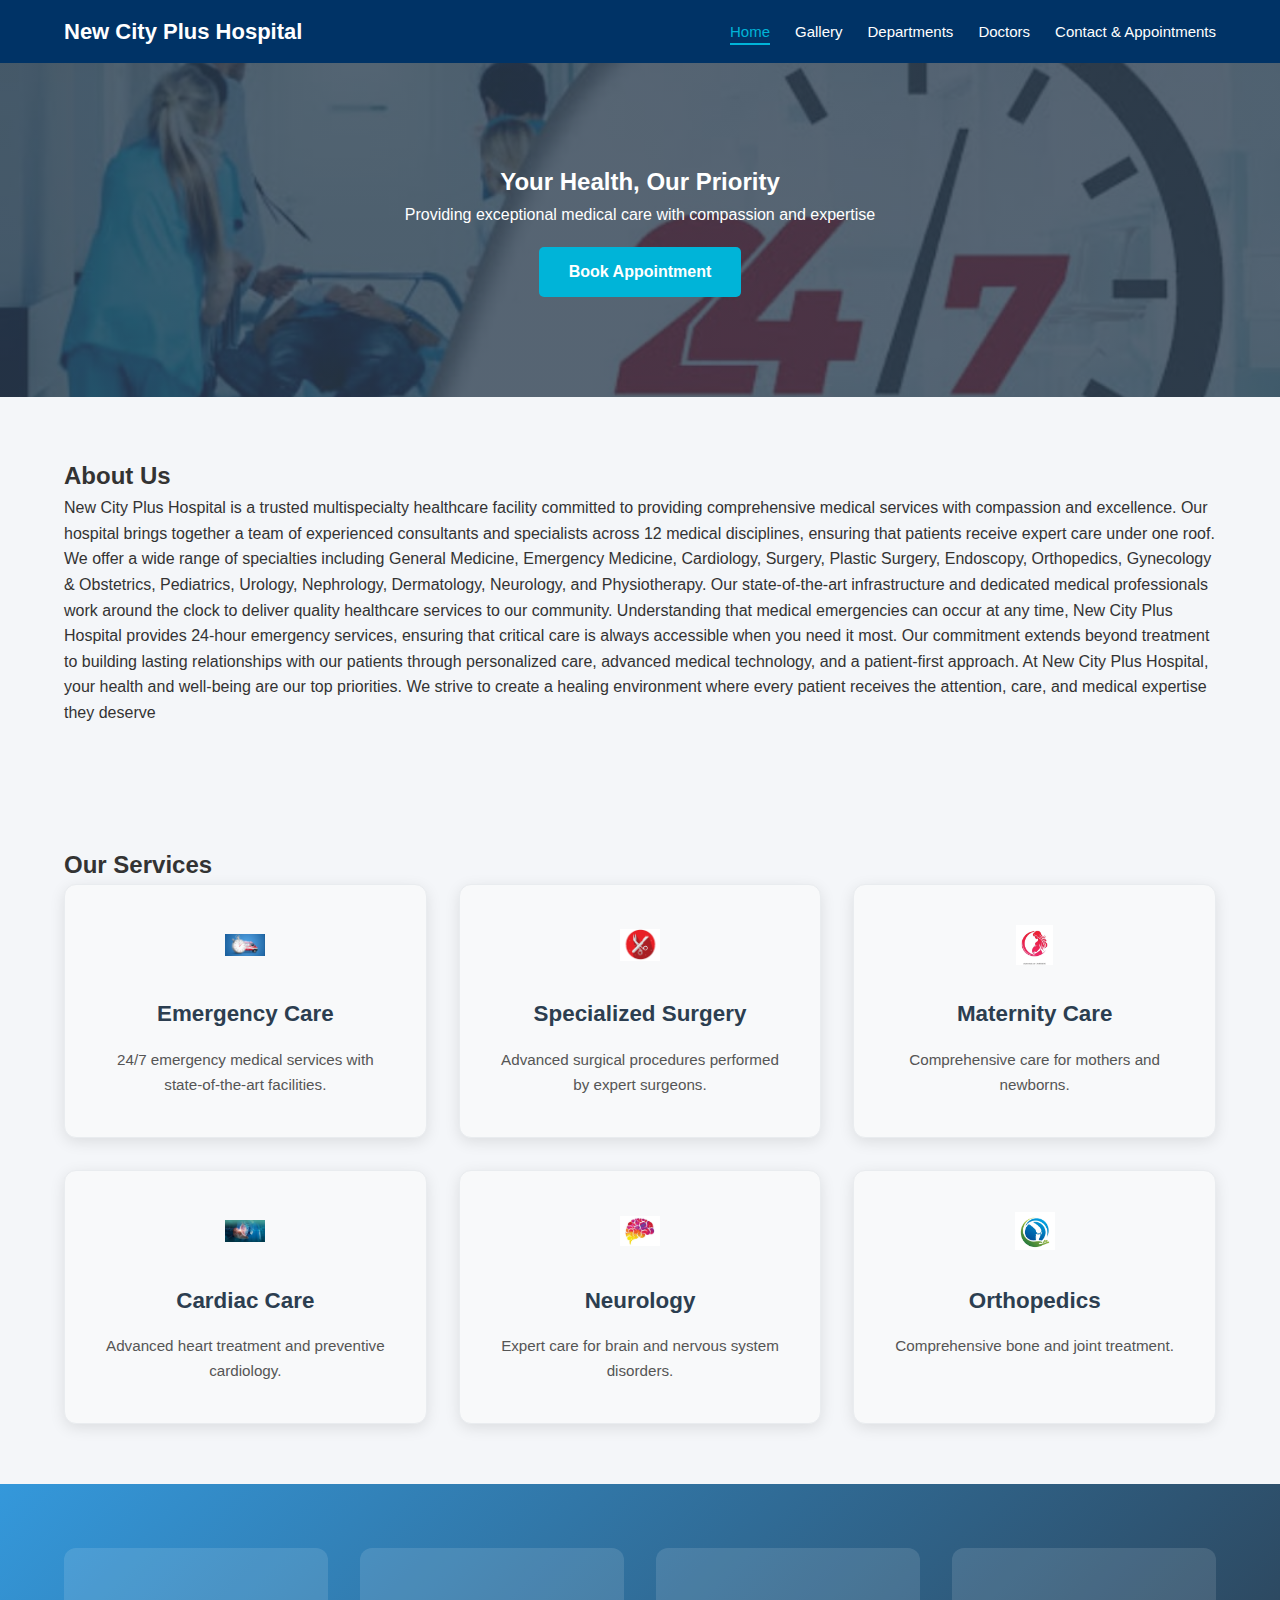
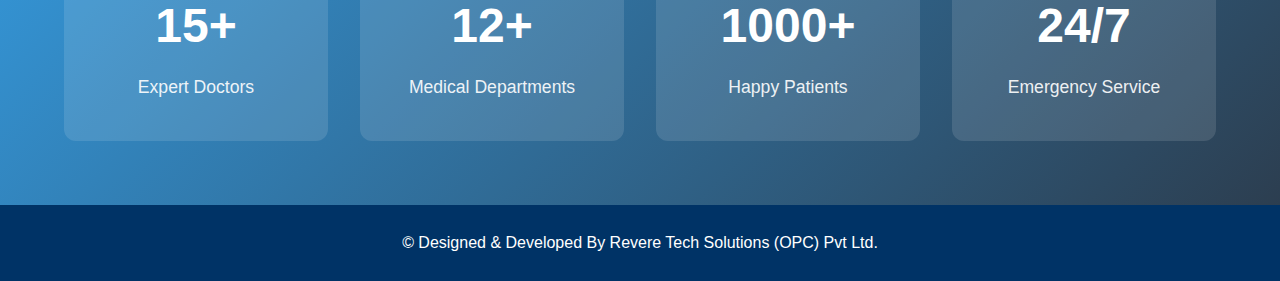
<file: index.html>
<!DOCTYPE html>
<html lang="en">
<head>
  <meta charset="UTF-8" />
  <meta name="viewport" content="width=device-width, initial-scale=1.0" />

  <!-- SEO TITLE -->
  <title>New City Plus Hospital | Trusted Multispecialty Hospital & 24/7 Emergency Care</title>

  <!-- FAVICON / LOGO IN TAB -->
  <link rel="icon" href="logo.png" type="image/png" />
  <link rel="apple-touch-icon" href="logo.png" />

  <!-- SEO META -->
  <meta name="description" content="New City Plus Hospital is a trusted multispecialty hospital offering 24/7 emergency services, cardiology, orthopedics, neurology, maternity care, and advanced medical treatment. Your health is our priority." />
  <meta name="keywords" content="New City Plus Hospital, multispecialty hospital, emergency hospital, cardiology, orthopedics, neurology, maternity care, best hospital" />
  <meta name="robots" content="index, follow" />

  <!-- CANONICAL -->
  <link rel="canonical" href="https://www.newcityplushospital.com/" />

  <!-- OPEN GRAPH -->
  <meta property="og:title" content="New City Plus Hospital | Trusted Multispecialty Hospital" />
  <meta property="og:description" content="New City Plus Hospital provides expert healthcare with 24/7 emergency care and specialized treatments across multiple medical departments." />
  <meta property="og:type" content="website" />
  <meta property="og:url" content="https://www.newcityplushospital.com/" />
  <meta property="og:image" content="https://www.newcityplushospital.com/logo.png" />

  <!-- TWITTER CARD -->
  <meta name="twitter:card" content="summary_large_image" />
  <meta name="twitter:title" content="New City Plus Hospital | Trusted Multispecialty Hospital" />
  <meta name="twitter:description" content="Providing advanced healthcare services with experienced doctors and 24/7 emergency care." />
  <meta name="twitter:image" content="https://www.newcityplushospital.com/logo.png" />

  <!-- SCHEMA (HOSPITAL) -->
  <script type="application/ld+json">
  {
    "@context": "https://schema.org",
    "@type": "Hospital",
    "@id": "https://www.newcityplushospital.com/#hospital",
    "name": "New City Plus Hospital",
    "url": "https://www.newcityplushospital.com",
    "logo": "https://www.newcityplushospital.com/logo.png",
    "image": "https://www.newcityplushospital.com/logo.png",
    "description": "New City Plus Hospital is a trusted multispecialty hospital offering 24/7 emergency services, cardiology, orthopedics, neurology, maternity care, and advanced medical treatment.",
    "address": {
      "@type": "PostalAddress",
      "streetAddress": "Add Street Address Here",
      "addressLocality": "Add City",
      "addressRegion": "Add State",
      "postalCode": "000000",
      "addressCountry": "IN"
    },
    "contactPoint": {
      "@type": "ContactPoint",
      "telephone": "+91-XXXXXXXXXX",
      "contactType": "customer service",
      "availableLanguage": ["English"]
    },
    "sameAs": [
      "https://www.facebook.com/NewCityPlusHospital",
      "https://www.instagram.com/NewCityPlusHospital",
      "https://www.linkedin.com/company/NewCityPlusHospital"
    ]
  }
  </script>

  <!-- FONT AWESOME -->
  <link rel="stylesheet" href="https://cdnjs.cloudflare.com/ajax/libs/font-awesome/6.5.0/css/all.min.css" />
</head>


<header class="site-header">
  <div class="container nav-container">
    
    <div class="logo">
      <h1>
        <a href="index.html">New City Plus Hospital</a>
      </h1>
    </div>

    <!-- Mobile Toggle -->
    <div class="menu-toggle" id="menuToggle">
      <i class="fas fa-bars"></i>
    </div>

    <nav id="mainNav">
      <ul>
        <li><a href="index.html" class="nav-link">Home</a></li>
        <li><a href="gallary.html" class="nav-link">Gallery</a></li>
        <li><a href="departments.html" class="nav-link">Departments</a></li>
        <li><a href="doctors.html" class="nav-link">Doctors</a></li>
        <li><a href="contact.html" class="nav-link">Contact & Appointments</a></li>
      </ul>
    </nav>

  </div>
  <style>/* ===== NAVBAR ===== */
.site-header {
  background: #003366;
  position: sticky;
  top: 0;
  z-index: 999;
}

.nav-container {
  display: flex;
  align-items: center;
  justify-content: space-between;
  padding: 14px 0;
}

.logo h1 {
  font-size: 22px;
}

.logo a {
  color: #fff;
  text-decoration: none;
  font-weight: 600;
}

/* NAV LINKS */
nav ul {
  list-style: none;
  display: flex;
  gap: 25px;
  margin: 0;
  padding: 0;
}

nav ul li a {
  color: #fff;
  text-decoration: none;
  font-size: 15px;
  position: relative;
  padding-bottom: 4px;
}

nav ul li a:hover,
nav ul li a.active {
  color: #00b4d8;
}

/* underline effect */
nav ul li a::after {
  content: "";
  position: absolute;
  left: 0;
  bottom: 0;
  width: 0%;
  height: 2px;
  background: #00b4d8;
  transition: 0.3s;
}

nav ul li a:hover::after,
nav ul li a.active::after {
  width: 100%;
}

/* MOBILE */
.menu-toggle {
  display: none;
  color: #fff;
  font-size: 22px;
  cursor: pointer;
}

/* RESPONSIVE */
@media (max-width: 768px) {
  .menu-toggle {
    display: block;
  }

  nav {
    position: absolute;
    top: 65px;
    left: 0;
    width: 100%;
    background: #003366;
    display: none;
  }

  nav ul {
    flex-direction: column;
    padding: 20px;
  }

  nav ul li {
    margin-bottom: 12px;
  }

  nav.show {
    display: block;
  }
}
 /* MASTER CSS - USED ACROSS ALL PAGES */
    * { margin: 0; padding: 0; box-sizing: border-box; }
    body { font-family: 'Poppins', sans-serif; background: #f4f6f9; color: #333; line-height: 1.6; }
    .container { width: 90%; max-width: 1200px; margin: auto; }
    
    /* NAVBAR - NO BOX HIGHLIGHT, ONLY UNDERLINE */
    .site-header { background: #003366; position: sticky; top: 0; z-index: 999; }
    .nav-container { display: flex; align-items: center; justify-content: space-between; padding: 14px 0; }
    .logo h1 a { color: #fff; text-decoration: none; font-size: 22px; font-weight: 600; }
    nav ul { list-style: none; display: flex; gap: 25px; }
    nav ul li a { color: #fff; text-decoration: none; font-size: 15px; padding: 5px 0; position: relative; transition: 0.3s; }
    nav ul li a:hover, nav ul li a.active { color: #00b4d8; }
    nav ul li a::after { content: ""; position: absolute; left: 0; bottom: 0; width: 0%; height: 2px; background: #00b4d8; transition: 0.3s; }
    nav ul li a:hover::after, nav ul li a.active::after { width: 100%; }
    .menu-toggle { display: none; font-size: 22px; color: #fff; cursor: pointer; }

    /* HERO SECTION */
    .hero { padding: 100px 0; text-align: center; color: #fff; }
    .btns { display: inline-block; background: #00b4d8; color: #fff; padding: 12px 30px; border-radius: 5px; text-decoration: none; font-weight: 600; margin-top: 20px; transition: 0.3s; }
    .btns:hover { background: #0077b6; }

    /* SECTION BASICS */
    section { padding: 60px 0; }
    h2.section-title { text-align: center; font-size: 32px; color: #003366; margin-bottom: 40px; }
    
    /* CARDS (Used in Services & Departments) */
    .grid { display: grid; grid-template-columns: repeat(auto-fit, minmax(280px, 1fr)); gap: 20px; }
    .card { background: #fff; padding: 30px; border-radius: 12px; text-align: center; box-shadow: 0 4px 15px rgba(0,0,0,0.05); transition: 0.3s; }
    .card:hover { transform: translateY(-5px); }
    .card img { width: 50px; height: 50px; object-fit: contain; margin-bottom: 15px; }

    /* UNIFORM GALLERY/DOCTOR IMAGES */
    .img-box { width: 100%; aspect-ratio: 4 / 3; overflow: hidden; border-radius: 12px; background: #ddd; position: relative; }
    .img-box img { width: 100%; height: 100%; object-fit: cover; display: block; }

    /* FOOTER */
    footer { background: #003366; color: #fff; text-align: center; padding: 25px 0; }

    @media (max-width: 768px) {
      .menu-toggle { display: block; }
      nav { position: absolute; top: 65px; left: 0; width: 100%; background: #003366; display: none; }
      nav.show { display: block; }
      nav ul { flex-direction: column; padding: 20px; gap: 15px; }
    }



    /* ================= SERVICE CARDS ================= */
.services-grid {
    display: grid;
    grid-template-columns: repeat(3, 1fr); /* 3 cards per row */
    gap: 2rem;
}

.service-card {
    background-color: #f8f9fa;
    padding: 2.5rem 2rem;
    border-radius: 12px;
    box-shadow: 0 4px 15px rgba(0,0,0,0.1);
    transition: all 0.3s ease;
    text-align: center;
    border: 1px solid #e9ecef;
}

.service-card:hover {
    transform: translateY(-10px);
    box-shadow: 0 10px 30px rgba(0,0,0,0.15);
}

.service-card img,
.service-icon {
    font-size: 3rem;
    margin-bottom: 1.5rem;
}

.service-card h3 {
    color: #2c3e50;
    margin-bottom: 1rem;
    font-size: 1.4rem;
    font-weight: 600;
}

.service-card p {
    font-size: 0.95rem;
    color: #555;
    line-height: 1.6;
}

/* ================= STATS SECTION ================= */
.stats {
    padding: 4rem 0;
    background: linear-gradient(135deg, #3498db, #2c3e50);
    color: white;
}

.stats-grid {
    display: grid;
    grid-template-columns: repeat(4, 1fr); /* Desktop */
    gap: 2rem;
    text-align: center;
}

.stat-item {
    background: rgba(255,255,255,0.12);
    padding: 2.5rem 1.5rem;
    border-radius: 12px;
    transition: 0.3s ease;
}

.stat-item:hover {
    transform: translateY(-8px);
    background: rgba(255,255,255,0.18);
}

.stat-item h3 {
    font-size: 3rem;
    margin-bottom: 0.5rem;
    font-weight: bold;
}

.stat-item p {
    font-size: 1.1rem;
    opacity: 0.9;
}

/* ================= TABLET RESPONSIVE ================= */
@media (max-width: 992px) {
    .services-grid {
        grid-template-columns: repeat(2, 1fr); /* 2 per row */
    }

    .stats-grid {
        grid-template-columns: repeat(2, 1fr);
    }
}

/* ================= MOBILE RESPONSIVE ================= */
@media (max-width: 576px) {
    .services-grid {
        grid-template-columns: 1fr; /* 1 per row */
    }

    .stats-grid {
        grid-template-columns: 1fr;
    }

    .service-card {
        padding: 2rem 1.5rem;
    }

    .stat-item h3 {
        font-size: 2.4rem;
    }
}


</style>
</header>

<main>

  <!-- HERO SECTION -->
  <section
 class="hero"
  style="
    background: linear-gradient(
        rgba(44, 62, 80, 0.8),
        rgba(44, 62, 80, 0.8)
      ),
      url('IMG-20251211-WA0079.jpg')
        center/cover no-repeat;
  "
>
  
    <div class="container">
      <h2>Your Health, Our Priority</h2>
      <p>Providing exceptional medical care with compassion and expertise</p>
      <a href="contact.html" class="btns">Book Appointment</a>
    </div>
  </section>

  <!-- ABOUT -->
  <section class="about">
    <div class="container">
      <h2>About Us</h2>
      <p>
       New City Plus Hospital is a trusted multispecialty healthcare facility committed to providing comprehensive medical services with compassion and excellence. Our hospital brings together a team of experienced consultants and specialists across 12 medical disciplines, ensuring that patients receive expert care under one roof. We offer a wide range of specialties including General Medicine, Emergency Medicine, Cardiology, Surgery, Plastic Surgery, Endoscopy, Orthopedics, Gynecology & Obstetrics, Pediatrics, Urology, Nephrology, Dermatology, Neurology, and Physiotherapy. Our state-of-the-art infrastructure and dedicated medical professionals work around the clock to deliver quality healthcare services to our community. Understanding that medical emergencies can occur at any time, New City Plus Hospital provides 24-hour emergency services, ensuring that critical care is always accessible when you need it most. Our commitment extends beyond treatment to building lasting relationships with our patients through personalized care, advanced medical technology, and a patient-first approach. At New City Plus Hospital, your health and well-being are our top priorities. We strive to create a healing environment where every patient receives the attention, care, and medical expertise they deserve
      </p>
    </div>
  </section>

  <!-- SERVICES -->
  <section class="services">
    <div class="container">
      <h2>Our Services</h2>

      <div class="services-grid">

        <div class="service-card">
          <img src="./Emergency Medicine.png" alt="Bone Icon"
       style="width: 40px; height: 40px; object-fit: contain;">
          <h3>Emergency Care</h3>
          <p>24/7 emergency medical services with state-of-the-art facilities.</p>
        </div>

        <div class="service-card">
          <img src="./Surgery.png" alt="Bone Icon"
       style="width: 40px; height: 40px; object-fit: contain;">
          <h3>Specialized Surgery</h3>
          <p>Advanced surgical procedures performed by expert surgeons.</p>
        </div>

        <div class="service-card">
           <img src="./pregnancy-logo-design-vector-template-260nw-2468501505.webp" alt="Bone Icon"
       style="width: 40px; height: 40px; object-fit: contain;">
          <h3>Maternity Care</h3>
          <p>Comprehensive care for mothers and newborns.</p>
        </div>

        <div class="service-card">
          <img src="./Cardiology.png" alt="Bone Icon"
       style="width: 40px; height: 40px; object-fit: contain;">
          <h3>Cardiac Care</h3>
          <p>Advanced heart treatment and preventive cardiology.</p>
        </div>

        <div class="service-card">
           <img src="./Neurology.png" alt="Bone Icon"
       style="width: 40px; height: 40px; object-fit: contain;">
          <h3>Neurology</h3>
          <p>Expert care for brain and nervous system disorders.</p>
        </div>

        <div class="service-card">
          <img src="./Orthopedic.png" alt="Bone Icon"
       style="width: 40px; height: 40px; object-fit: contain;">
          <h3>Orthopedics</h3>
          <p>Comprehensive bone and joint treatment.</p>
        </div>

      </div>
    </div>
  </section>

  <!-- STATS -->
  <section class="stats">
    <div class="container">
      <div class="stats-grid">
        <div class="stat-item">
          <h3>15+</h3>
          <p>Expert Doctors</p>
        </div>
        <div class="stat-item">
          <h3>12+</h3>
          <p>Medical Departments</p>
        </div>
        <div class="stat-item">
          <h3>1000+</h3>
          <p>Happy Patients</p>
        </div>
        <div class="stat-item">
          <h3>24/7</h3>
          <p>Emergency Service</p>
        </div>
      </div>
    </div>
  </section>

</main>

<footer>
  <div class="container">
    <p>&copy; Designed & Developed By Revere Tech Solutions (OPC) Pvt Ltd.</p>
  </div>
</footer>

<script src="script.js"></script>

</body>
</html>
</file>
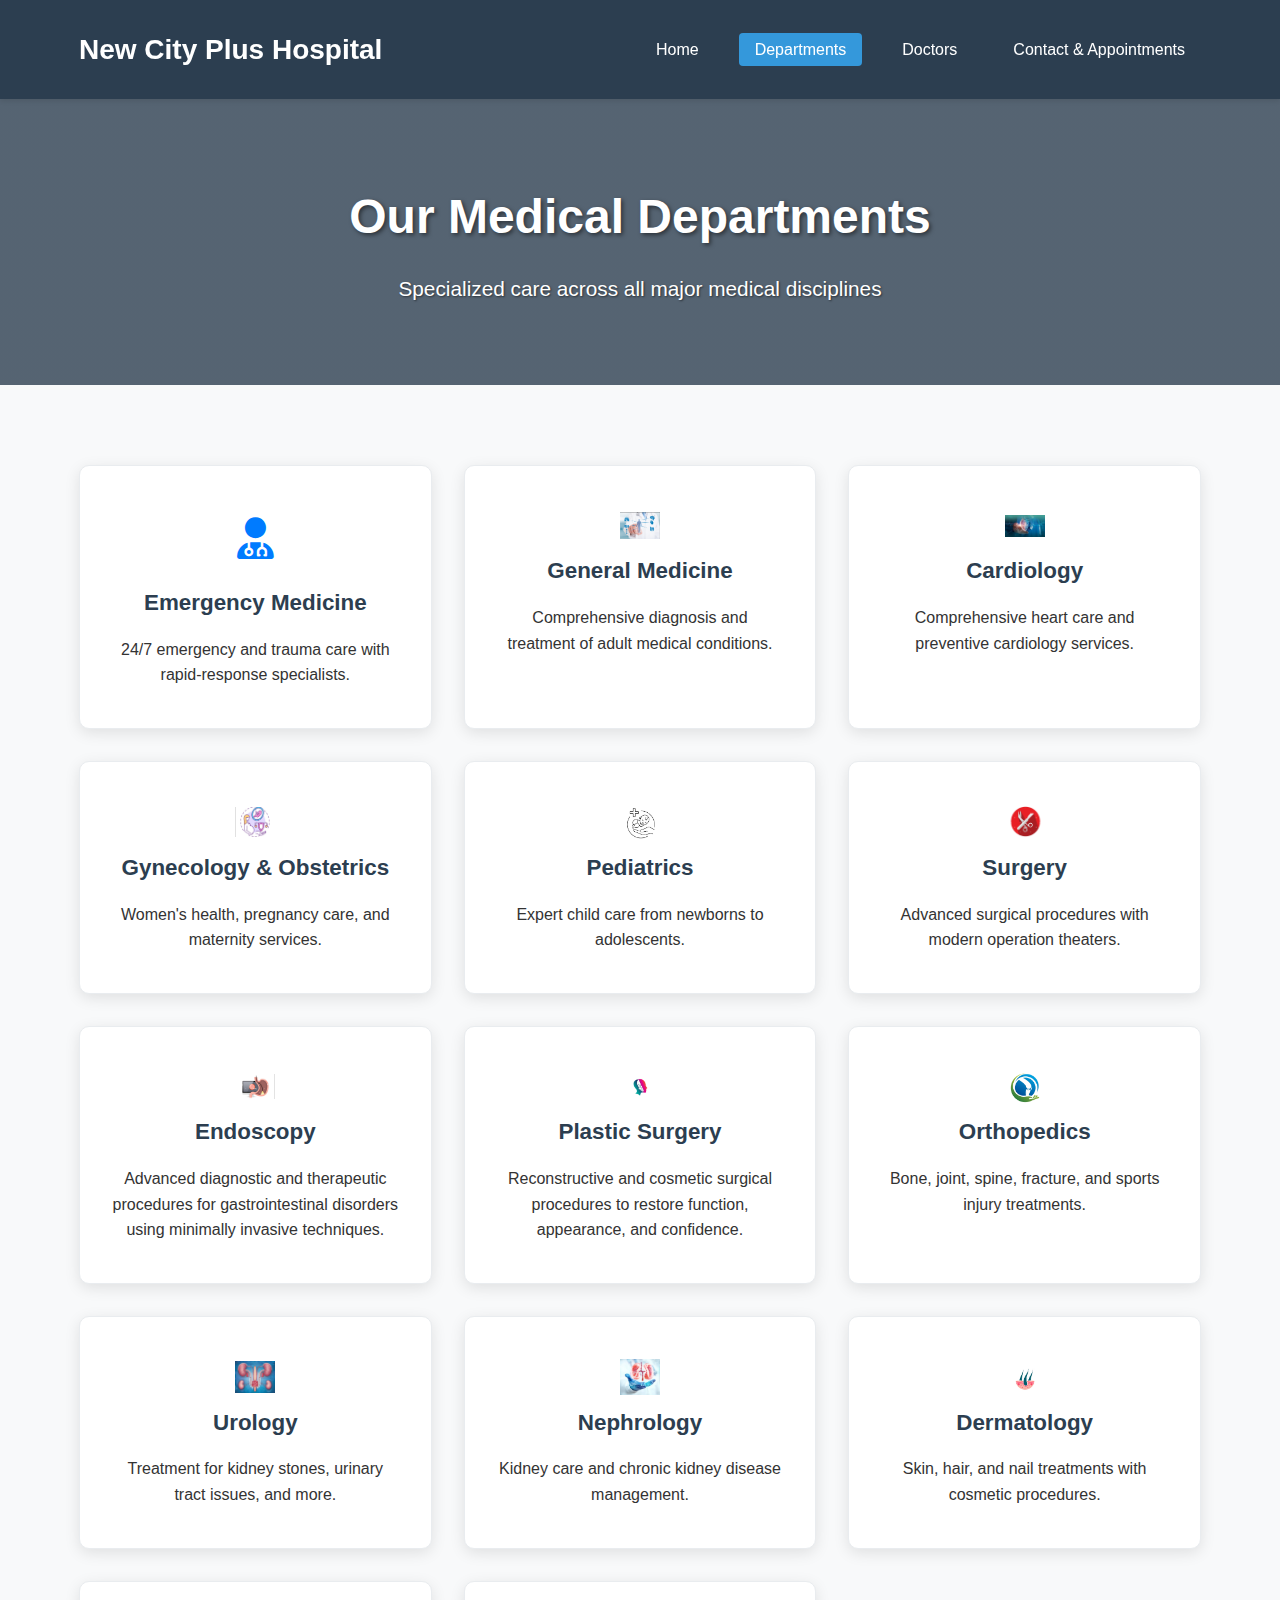
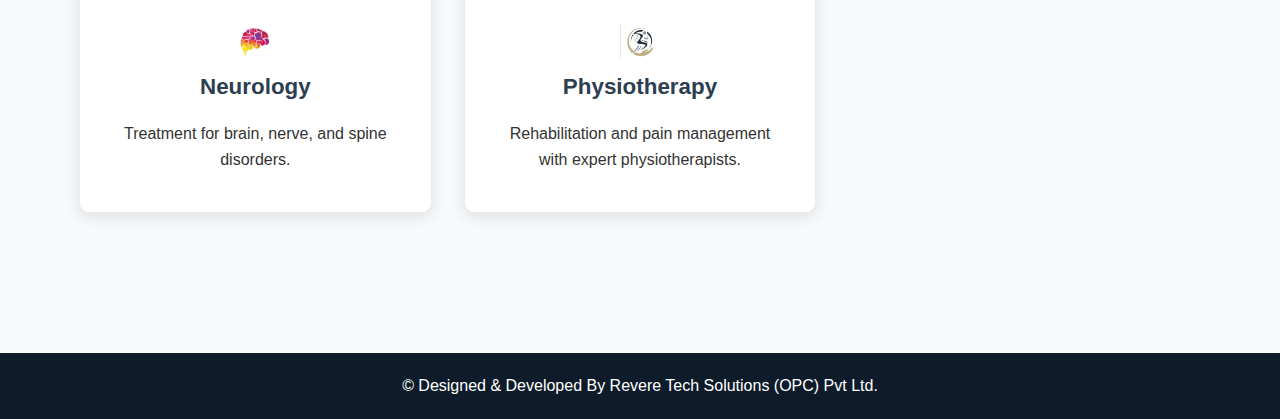
<file: departments.html>
<!-- <!DOCTYPE html>
<html lang="en">
<head>
    <meta charset="UTF-8">
    <meta name="viewport" content="width=device-width, initial-scale=1.0">
    <title>Departments - City General Hospital</title>
    <link rel="stylesheet" href="styles.css">

    <link rel="stylesheet" href="https://cdnjs.cloudflare.com/ajax/libs/font-awesome/6.5.0/css/all.min.css">
</head>
<body>

<header>
    <div class="container">
       <div class="logo">
          <h1>
            <a href="index.html">
              New City Plus Hospital
            </a>
          </h1>
        </div>
        <nav>
            <ul>
                <li><a href="index.html">Home</a></li>
                <li><a href="departments.html" class="active">Departments</a></li>
                <li><a href="doctors.html">Doctors</a></li>
                <li><a href="contact.html">Contact & Appointments</a></li>
            </ul>
        </nav>
    </div>
</header>

<main>
    <section class="page-header" style="background: linear-gradient(rgba(44, 62, 80, 0.8), rgba(44, 62, 80, 0.8)), url('https://images.unsplash.com/photo-1559757148-5c350d0d3c56?ixlib=rb-4.0.3&ixid=M3wxMjA3fDB8MHxwaG90by1wYWdlfHx8fGVufDB8fHx8fA%3D%3D&auto=format&fit=crop&w=2070&q=80') center/cover no-repeat;">
        <div class="container">
            <h1>Our Medical Departments</h1>
            <p>Specialized care across various medical disciplines</p>
        </div>
    </section>

    <section class="departments">
        <div class="container">
            <div class="departments-grid">

                <div class="department-card">
                    <div class="dept-icon"><i class="fas fa-heartbeat"></i></div>
                    <h3>Cardiology</h3>
                    <p>Comprehensive heart care with advanced diagnostic and treatment options including angioplasty and bypass surgery.</p>
                </div>

                <div class="department-card">
                    <div class="dept-icon"><i class="fas fa-brain"></i></div>
                    <h3>Neurology</h3>
                    <p>Expert care for disorders of the nervous system and brain with advanced neuroimaging facilities.</p>
                </div>

                <div class="department-card">
                    <div class="dept-icon"><i class="fas fa-bone"></i></div>
                    <h3>Orthopedics</h3>
                    <p>Treatment for bone, joint, and muscle conditions and injuries including joint replacement surgery.</p>
                </div>

                <div class="department-card">
                    <div class="dept-icon"><i class="fas fa-baby"></i></div>
                    <h3>Pediatrics</h3>
                    <p>Specialized medical care for infants, children, and adolescents with child-friendly environment.</p>
                </div>

                <div class="department-card">
                    <div class="dept-icon"><i class="fas fa-ribbon"></i></div>
                    <h3>Oncology</h3>
                    <p>Comprehensive cancer care with cutting-edge treatments including chemotherapy and radiation therapy.</p>
                </div>

                <div class="department-card">
                    <div class="dept-icon"><i class="fas fa-ambulance"></i></div>
                    <h3>Emergency Medicine</h3>
                    <p>24/7 emergency care for critical and urgent medical conditions with trauma center facilities.</p>
                </div>

                <div class="department-card">
                    <div class="dept-icon"><i class="fas fa-eye"></i></div>
                    <h3>Ophthalmology</h3>
                    <p>Complete eye care services including cataract surgery, LASIK, and retinal treatments.</p>
                </div>

                <div class="department-card">
                    <div class="dept-icon"><i class="fas fa-tooth"></i></div>
                    <h3>Dentistry</h3>
                    <p>Comprehensive dental care including cosmetic dentistry, implants, and oral surgery.</p>
                </div>

                <div class="department-card">
                    <div class="dept-icon"><i class="fas fa-sun"></i></div>
                    <h3>Dermatology</h3>
                    <p>Skin care treatments for various conditions including cosmetic dermatology procedures.</p>
                </div>

            </div>
        </div>
    </section>
</main>

<footer>
    <div class="container">
        <p>&copy;  Design & Developed By Revere Tech Solutions (OPC) Pvt Ltd.</p>
    </div>
</footer>

<script src="script.js"></script>
</body>
</html> -->

<!DOCTYPE html>
<html lang="en">
  <head>
    <meta charset="UTF-8" />
    <meta name="viewport" content="width=device-width, initial-scale=1.0" />
    <title>Departments - New City Plus Hospital</title>
    <link rel="stylesheet" href="styles.css" />

    <!-- Font Awesome Icons -->
    <link
      rel="stylesheet"
      href="https://cdnjs.cloudflare.com/ajax/libs/font-awesome/6.5.0/css/all.min.css"
    />
  </head>
  <body>
    <header>
      <div class="container">
        <div class="logo">
          <h1>
            <a href="index.html">New City Plus Hospital</a>
          </h1>
        </div>
        <nav>
          <ul>
            <li><a href="index.html">Home</a></li>
            <li><a href="departments.html" class="active">Departments</a></li>
            <li><a href="doctors.html">Doctors</a></li>
            <li><a href="contact.html">Contact & Appointments</a></li>
          </ul>
        </nav>
      </div>
    </header>

    <main>
      <!-- PAGE HEADER -->
      <section
        class="page-header"
        style="
          background: linear-gradient(
              rgba(44, 62, 80, 0.8),
              rgba(44, 62, 80, 0.8)
            ),
            url('https://images.unsplash.com/photo-1559757148-5c350d0d3c56?auto=format&fit=crop&w=2070&q=80')
              center/cover;
        "
      >
        <div class="container">
          <h1>Our Medical Departments</h1>
          <p>Specialized care across all major medical disciplines</p>
        </div>
      </section>

      <!-- DEPARTMENTS SECTION -->
      <section class="departments">
        <div class="container">
          <div class="departments-grid">
            <div class="department-card">
              <div class="dept-icon"><i class="fas fa-user-md" ></i></div>
              <h3>Emergency Medicine</h3>
              <p>
                24/7 emergency and trauma care with rapid-response specialists.
              </p>
            </div>

            <div class="department-card">
             <img src="./General Medicine.png" alt="Bone Icon"
       style="width: 40px; height: 40px; object-fit: contain;">
              <h3>General Medicine</h3>
              <p>
               Comprehensive diagnosis and treatment of adult medical
                conditions.
              </p>
            </div>
<div class="department-card">
  <img src="./Cardiology.png" alt="Bone Icon"
       style="width: 40px; height: 40px; object-fit: contain;">

  <h3>Cardiology</h3>
  <p>
    Comprehensive heart care and preventive cardiology services.
  </p>
</div>


<div class="department-card">
              <img src="./Gynec & Obs.png" alt="Bone Icon"
       style="width: 40px; height: 40px; object-fit: contain;">
              <h3>Gynecology & Obstetrics</h3>
              <p>Women's health, pregnancy care, and maternity services.</p>
            </div>

              <div class="department-card">
              <img src="./Pediatric.png" alt="Bone Icon"
       style="width: 40px; height: 40px; object-fit: contain;">
              <h3>Pediatrics</h3>
              <p>Expert child care from newborns to adolescents.</p>
            </div>

            <div class="department-card">
              <img src="./Surgery.png" alt="Bone Icon"
       style="width: 40px; height: 40px; object-fit: contain;">
              <h3>Surgery</h3>
              <p>
                Advanced surgical procedures with modern operation theaters.
              </p>
            </div>

            <div class="department-card">
  <img src="./Endoscopy.png" alt="Bone Icon"
       style="width: 40px; height: 40px; object-fit: contain;">
  <h3>Endoscopy</h3>
  <p>Advanced diagnostic and therapeutic procedures for gastrointestinal disorders using minimally invasive techniques.</p>
</div>
<div class="department-card">
  <img src="./Plastic surgery.png" alt="Bone Icon"
       style="width: 40px; height: 40px; object-fit: contain;">
  <h3>Plastic Surgery</h3>
  <p>Reconstructive and cosmetic surgical procedures to restore function, appearance, and confidence.</p>
</div>


            <div class="department-card">     
  <img src="./Orthopedic.png" alt="Bone Icon"
       style="width: 40px; height: 40px; object-fit: contain;">
              <h3>Orthopedics</h3>
              <p>Bone, joint, spine, fracture, and sports injury treatments.</p>
            </div>


            <div class="department-card">
              <img src="./Urology.png" alt="Bone Icon"
       style="width: 40px; height: 40px; object-fit: contain;">
              <h3>Urology</h3>
              <p>
                Treatment for kidney stones, urinary tract issues, and more.
              </p>
            </div>

            <div class="department-card">
             <img src="./Nephrology.png" alt="Bone Icon"
       style="width: 40px; height: 40px; object-fit: contain;">
              <h3>Nephrology</h3>
              <p>
                Kidney care and chronic kidney disease
                management.
              </p>
            </div>

            <div class="department-card">
              <img src="./Dermatology.png" alt="Bone Icon"
       style="width: 40px; height: 40px; object-fit: contain;">
              <h3>Dermatology</h3>
              <p>Skin, hair, and nail treatments with cosmetic procedures.</p>
            </div>

            <div class="department-card">
             <img src="./Neurology.png" alt="Bone Icon"
       style="width: 40px; height: 40px; object-fit: contain;">
              <h3>Neurology</h3>
              <p>Treatment for brain, nerve, and spine disorders.</p>
            </div>

            <div class="department-card">
              <img src="./Physiotherapy.png" alt="Bone Icon"
       style="width: 40px; height: 40px; object-fit: contain;">
              <h3>Physiotherapy</h3>
              <p>
                Rehabilitation and pain management with expert physiotherapists.
              </p>
            </div>
          </div>
        </div>
      </section>

      <!-- CONSULTANT PANEL -->
      <!-- <section class="consultants">
        <div class="container">
            <h2>Consultant Panel (Medicine Department)</h2>
            <ul class="consultant-list">
                <li>Experienced Physicians</li>
                <li>Specialists in Internal Medicine</li>
                <li>Critical Care Experts</li>
                <li>Senior Medical Consultants</li>
            </ul>
        </div>
    </section> -->
    </main>

    <footer>
      <div class="container">
        <p>
          &copy; Designed & Developed By Revere Tech Solutions (OPC) Pvt Ltd.
        </p>
      </div>
    </footer>

    <script src="script.js"></script>
  </body>
</html>
</file>
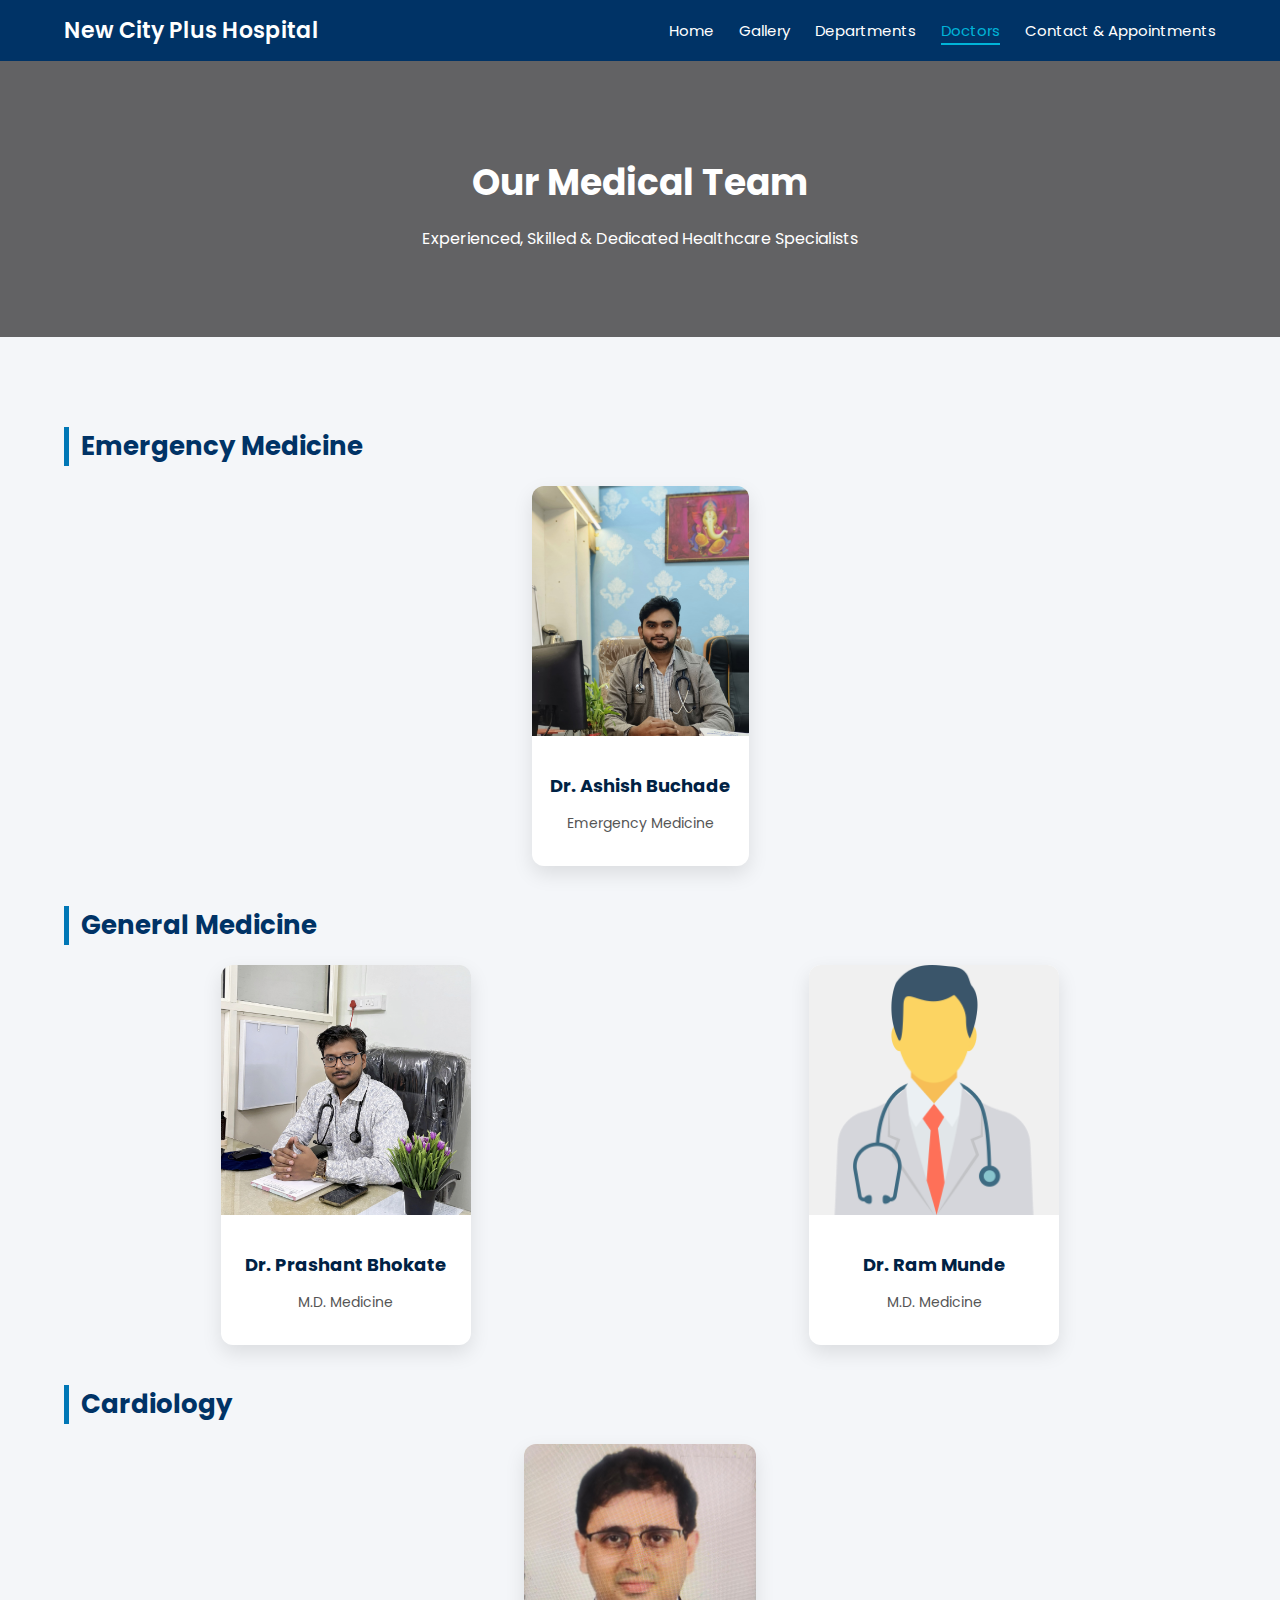
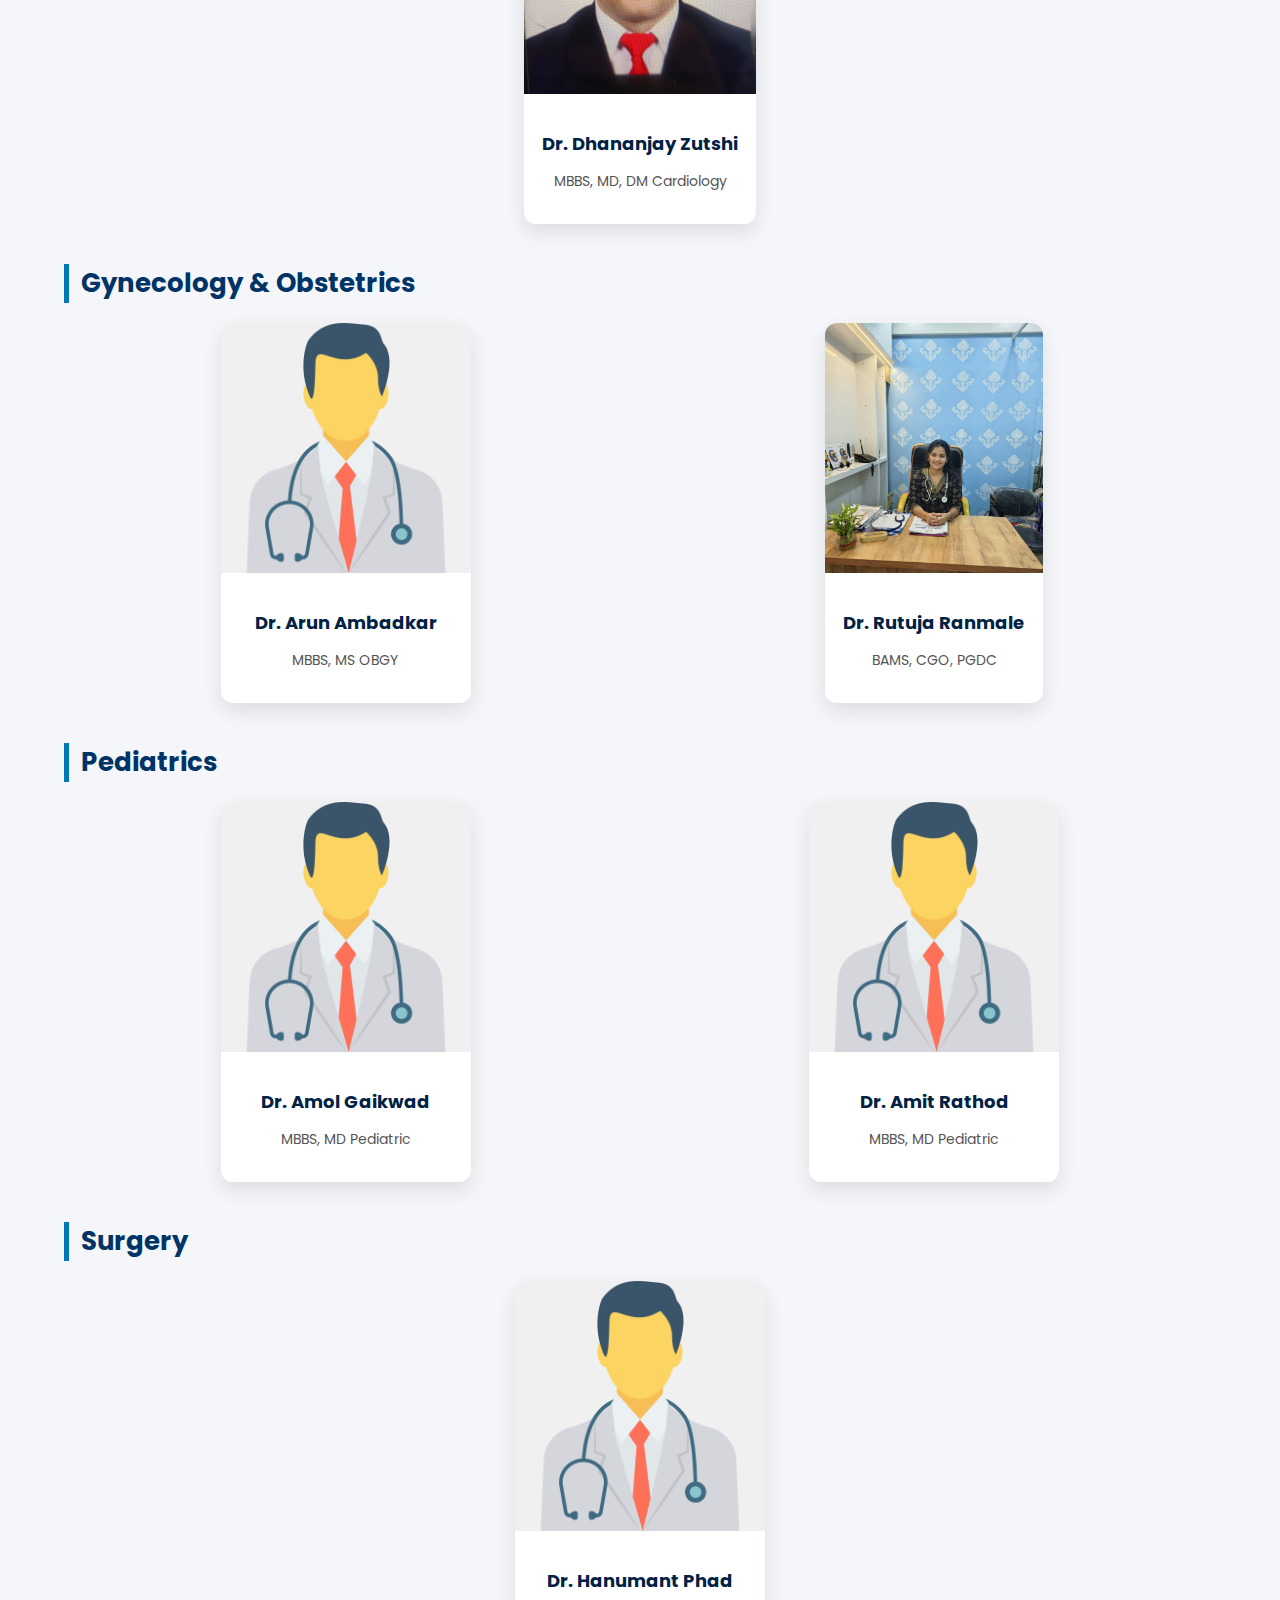
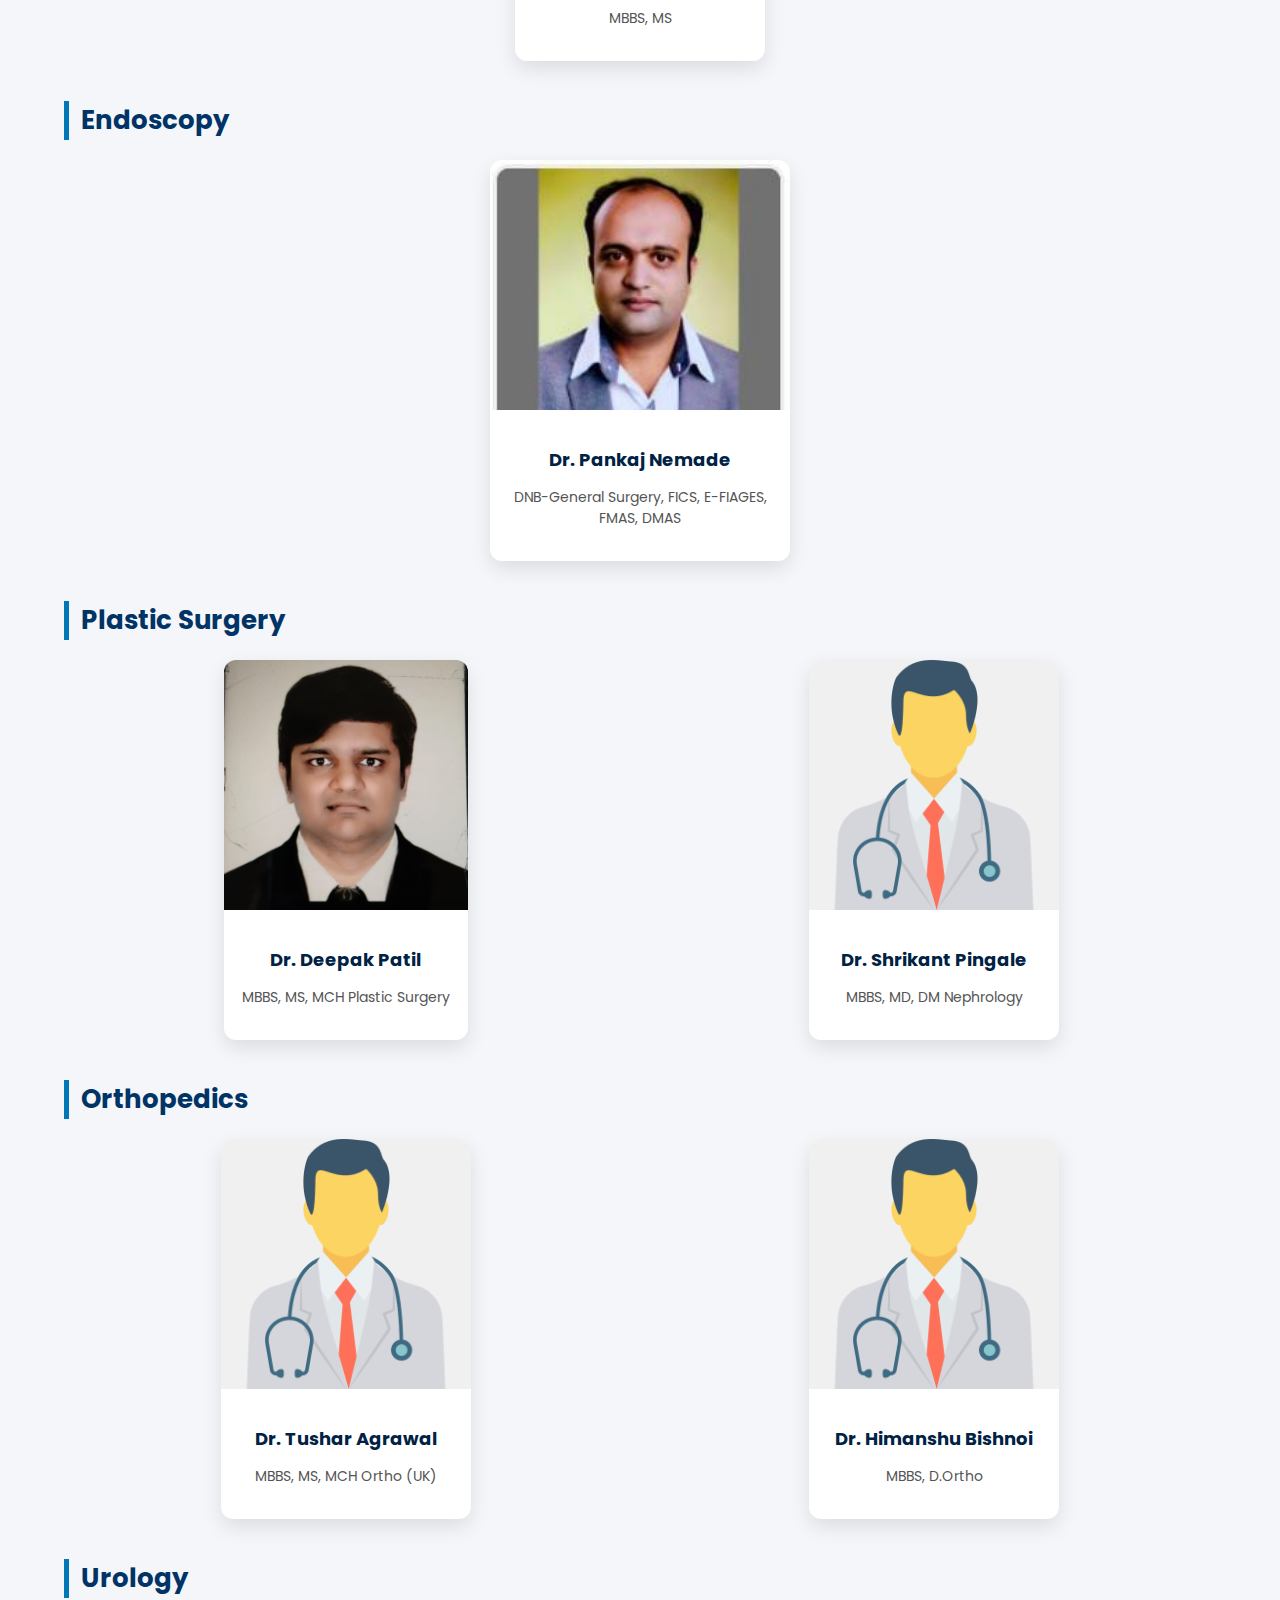
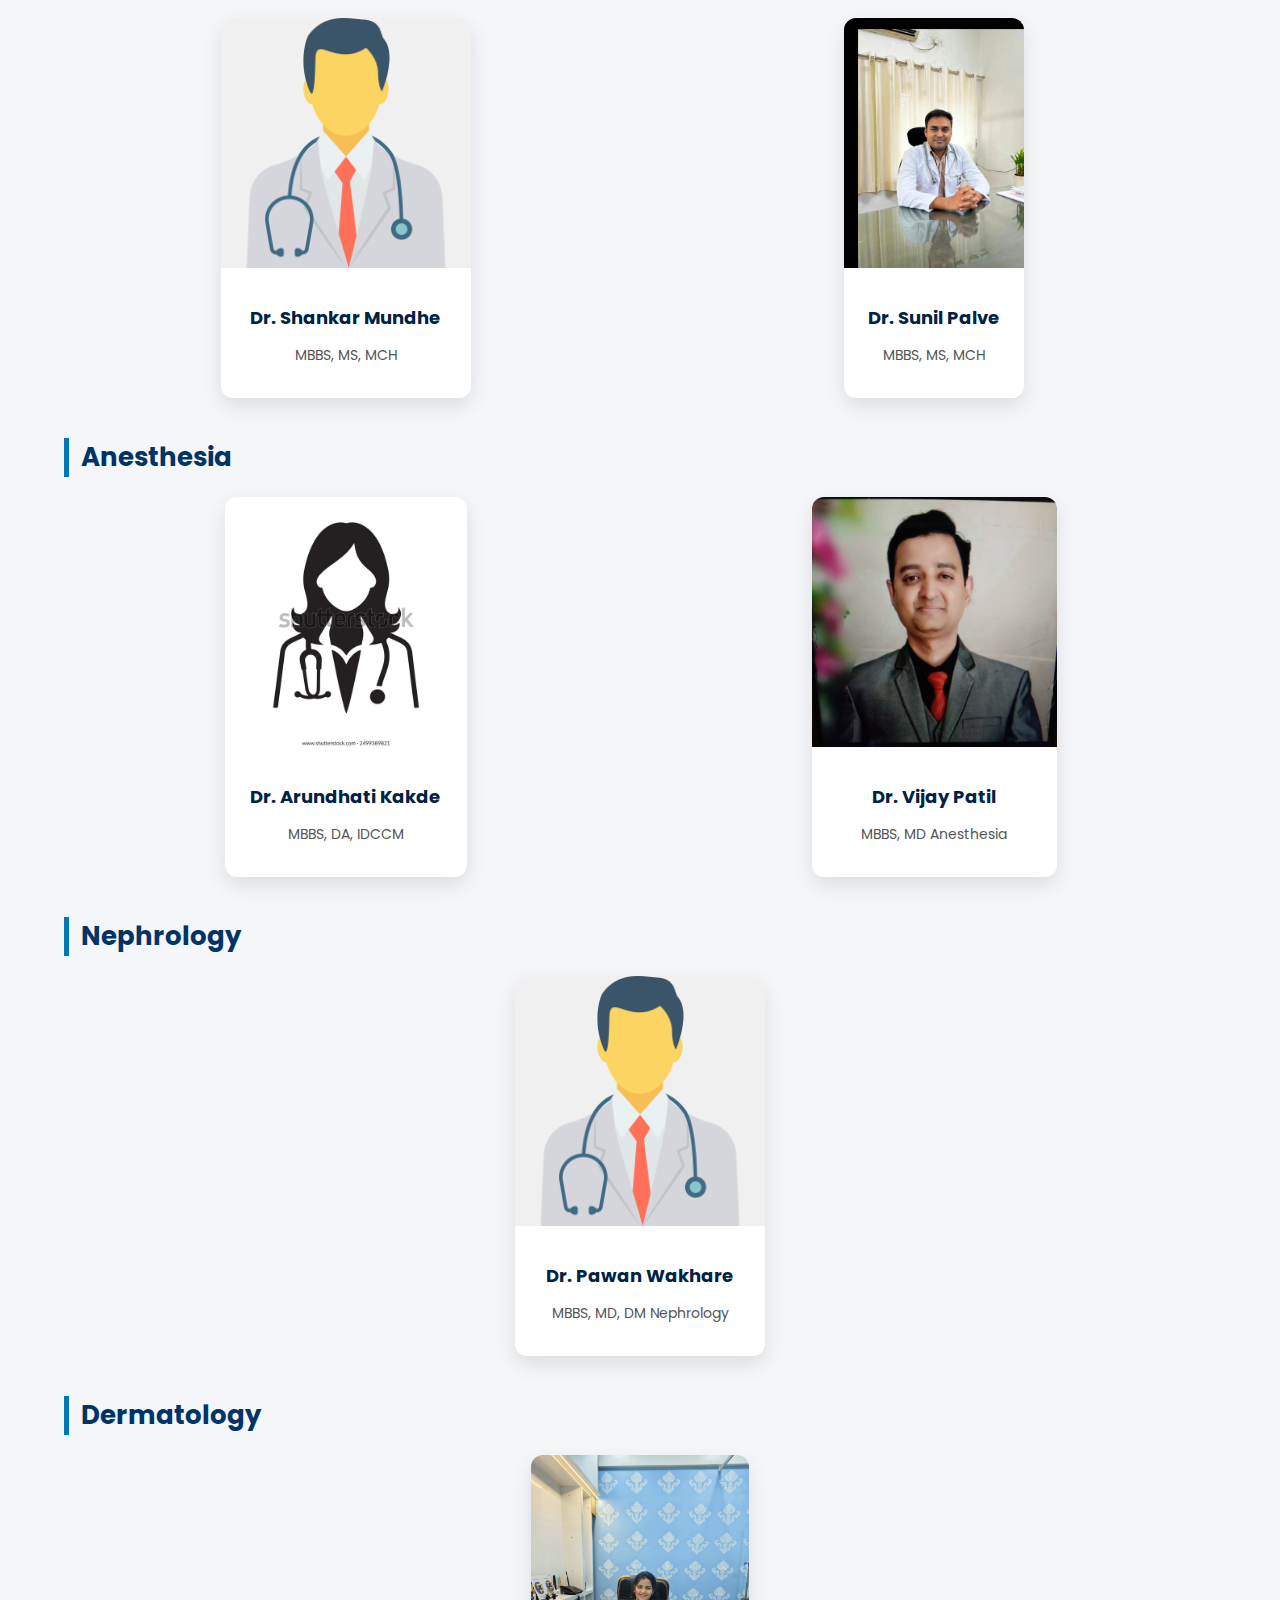
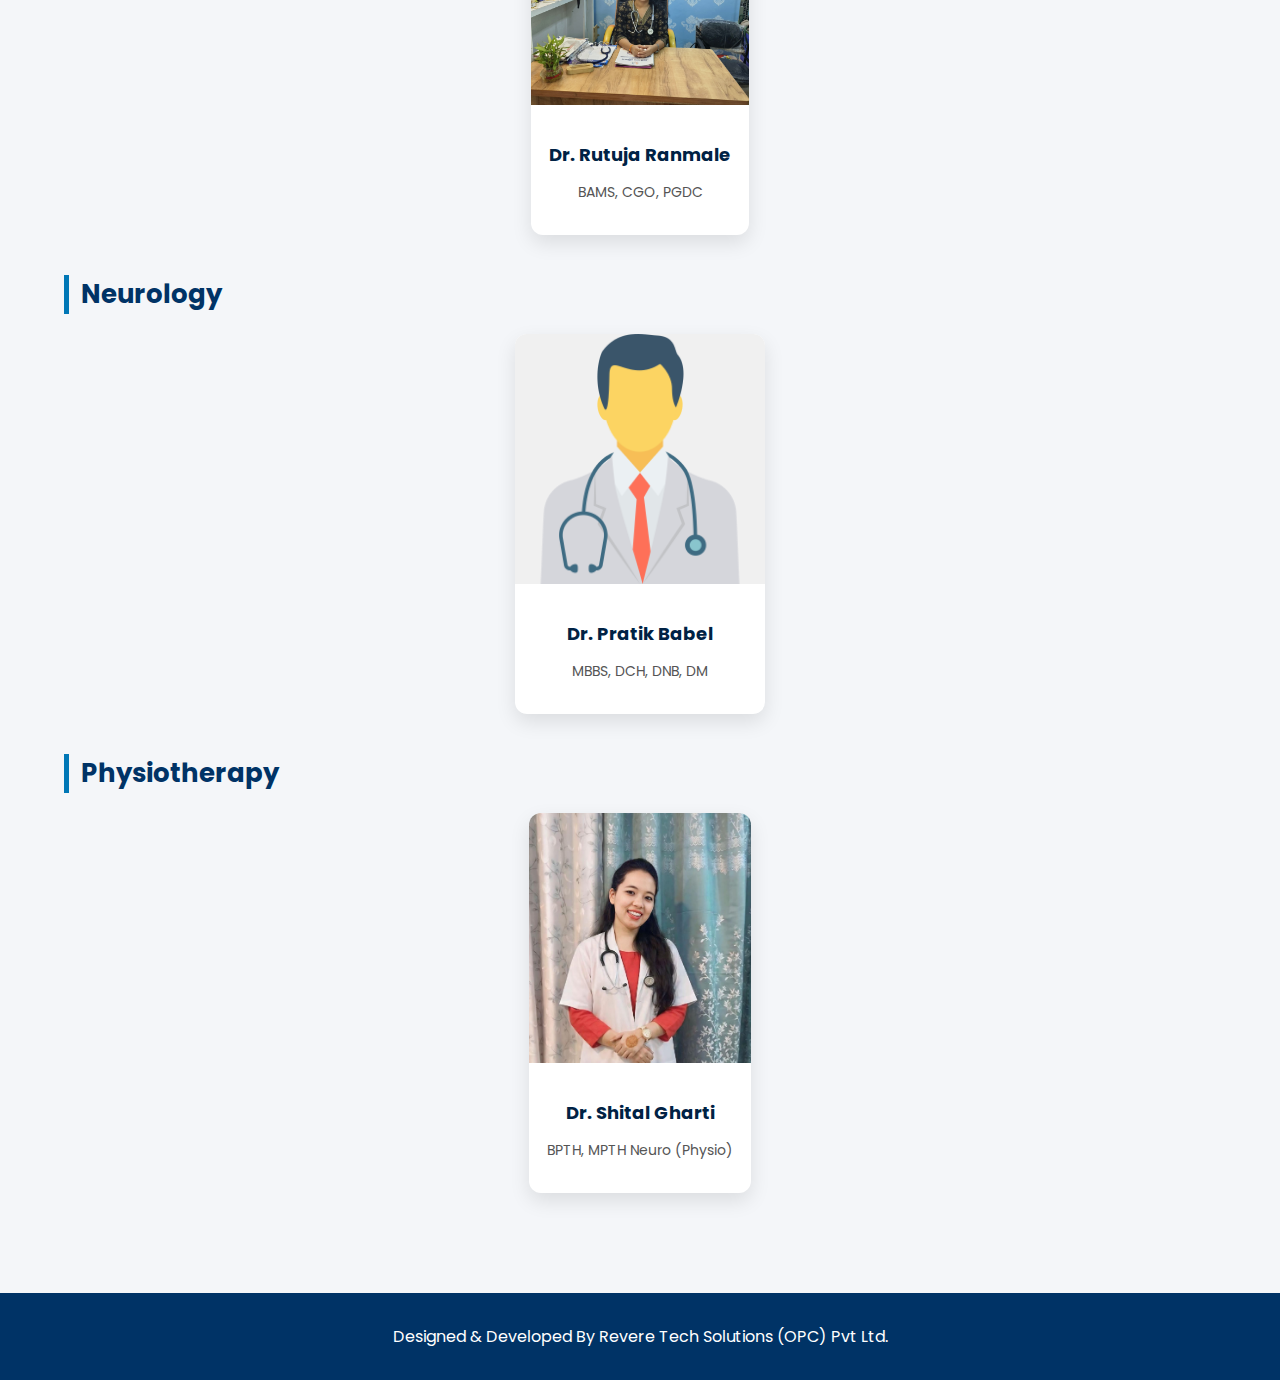
<file: doctors.html>
<!DOCTYPE html>
<html lang="en">
<head>
  <meta charset="UTF-8">
  <title>Doctors | New City Plus Hospital</title>
  <meta name="viewport" content="width=device-width, initial-scale=1.0">

  <!-- Google Font -->
  <link href="https://fonts.googleapis.com/css2?family=Poppins:wght@300;400;500;600;700&display=swap" rel="stylesheet">

  <!-- Font Awesome (for menu icon) -->
  <link rel="stylesheet" href="https://cdnjs.cloudflare.com/ajax/libs/font-awesome/6.5.0/css/all.min.css">

  <style>
    body {
      margin: 0;
      font-family: 'Poppins', sans-serif;
      background: #f4f6f9;
      color: #333;
    }

    .container {
      width: 90%;
      max-width: 1200px;
      margin: auto;
    }

    /* =======================
       NAVBAR
    ======================= */
    .site-header {
      background: #003366;
      position: sticky;
      top: 0;
      z-index: 999;
    }

    .nav-container {
      display: flex;
      align-items: center;
      justify-content: space-between;
      padding: 14px 0;
    }

    .logo h1 {
      font-size: 22px;
      margin: 0;
    }

    .logo a {
      color: #fff;
      text-decoration: none;
      font-weight: 600;
    }

    nav ul {
      list-style: none;
      display: flex;
      gap: 25px;
      margin: 0;
      padding: 0;
    }

    nav ul li a {
      color: #fff;
      text-decoration: none;
      font-size: 15px;
      position: relative;
      padding-bottom: 4px;
    }

    nav ul li a:hover,
    nav ul li a.active {
      color: #00b4d8;
    }

    nav ul li a::after {
      content: "";
      position: absolute;
      left: 0;
      bottom: 0;
      width: 0;
      height: 2px;
      background: #00b4d8;
      transition: 0.3s;
    }

    nav ul li a:hover::after,
    nav ul li a.active::after {
      width: 100%;
    }

    .menu-toggle {
      display: none;
      color: #fff;
      font-size: 22px;
      cursor: pointer;
    }

    @media (max-width: 768px) {
      .menu-toggle {
        display: block;
      }

      nav {
        position: absolute;
        top: 65px;
        left: 0;
        width: 100%;
        background: #003366;
        display: none;
      }

      nav ul {
        flex-direction: column;
        padding: 20px;
      }

      nav ul li {
        margin-bottom: 12px;
      }

      nav.show {
        display: block;
      }
    }

    /* =======================
       HERO
    ======================= */
    .page-header {
      background: linear-gradient(rgba(0,0,0,0.6), rgba(0,0,0,0.6)),
      url('https://images.unsplash.com/photo-1551601651-2a8555f1a136') center/cover;
      padding: 70px 0;
      text-align: center;
      color: #fff;
    }

    .page-header h1 {
      font-size: 36px;
      margin-bottom: 10px;
    }

    /* =======================
       DOCTORS
    ======================= */
    .doctors-section {
      padding: 50px 0;
    }

    .dept-heading {
      margin: 40px 0 20px;
      font-size: 26px;
      color: #003366;
      border-left: 5px solid #0077b6;
      padding-left: 12px;
    }

    .doctors-grid {
      display: grid;
      grid-template-columns: repeat(auto-fit, minmax(250px, 1fr));
      gap: 25px;
    }

    .doctor-card {
      background: #fff;
      border-radius: 12px;
      overflow: hidden;
      box-shadow: 0 8px 20px rgba(0,0,0,0.1);
      transition: 0.3s;
      text-align: center;
      max-width: 300px;
      margin: auto;
    }

    .doctor-card:hover {
      transform: translateY(-6px);
    }

    .doctor-img-container {
      height: 250px;
      overflow: hidden;
      background: #f0f0f0;
    }

    .doctor-img {
      width: 100%;
      height: 100%;
      object-fit: cover;
      object-position: top;
    }

    .doctor-info {
      padding: 18px;
    }

    .doctor-info h3 {
      font-size: 18px;
      margin-bottom: 6px;
      color: #002244;
    }

    .doctor-info p {
      font-size: 14px;
      color: #555;
    }

    /* =======================
       FOOTER
    ======================= */
    footer {
      background: #003366;
      color: #fff;
      text-align: center;
      padding: 15px 0;
      margin-top: 50px;
    }
  </style>
</head>

<body>

<header class="site-header">
  <div class="container nav-container">

    <div class="logo">
      <h1><a href="index.html">New City Plus Hospital</a></h1>
    </div>

    <div class="menu-toggle" id="menuToggle">
      <i class="fas fa-bars"></i>
    </div>

    <nav id="mainNav">
      <ul>
        <li><a href="index.html">Home</a></li>
        <li><a href="gallary.html">Gallery</a></li>
        <li><a href="departments.html">Departments</a></li>
        <li><a href="doctors.html" class="active">Doctors</a></li>
        <li><a href="contact.html">Contact & Appointments</a></li>
      </ul>
    </nav>

  </div>
</header>


<section class="page-header">
    <div class="container">
        <h1>Our Medical Team</h1>
        <p>Experienced, Skilled & Dedicated Healthcare Specialists</p>
    </div>
</section>

<section class="doctors-section">
    <div class="container">

        <!-- EMERGENCY MEDICINE -->
        <h2 class="dept-heading">Emergency Medicine</h2>
        <div class="doctors-grid">
            <div class="doctor-card">
                <div class="doctor-img-container">
                    <img src="./images/Doctors/Dr. Ashish Buchade (1).jpg" class="doctor-img" alt="Dr. Ashish Buchade">
                </div>
                <div class="doctor-info">
                    <h3>Dr. Ashish Buchade</h3>
                    <p>Emergency Medicine</p>
                </div>
            </div>
        </div>

        <!-- GENERAL MEDICINE -->
        <h2 class="dept-heading">General Medicine</h2>
        <div class="doctors-grid">
            <div class="doctor-card">
                <div class="doctor-img-container">
                    <img src="./images/Doctors/Dr Prashant Bhokate (2).jpg" class="doctor-img" alt="Dr. Prashant Bhokate">
                </div>
                <div class="doctor-info">
                    <h3>Dr. Prashant Bhokate</h3>
                    <p>M.D. Medicine</p>
                </div>
            </div>
            <div class="doctor-card">
                <div class="doctor-img-container">
                    <img src="./images/Doctors/3774299.jpg" class="doctor-img" alt="Dr. Ram Munde">
                </div>
                <div class="doctor-info">
                    <h3>Dr. Ram Munde</h3>
                    <p>M.D. Medicine</p>
                </div>
            </div>
        </div>

        <!-- CARDIOLOGY -->
        <h2 class="dept-heading">Cardiology</h2>
        <div class="doctors-grid">
            <div class="doctor-card">
                <div class="doctor-img-container">
                    <img src="./images/Doctors/Dr Dhananjay Zutshi.jpg" class="doctor-img" alt="Dr. Dhananjay Zutshi">
                </div>
                <div class="doctor-info">
                    <h3>Dr. Dhananjay Zutshi</h3>
                    <p>MBBS, MD, DM Cardiology</p>
                </div>
            </div>
        </div>

        <!-- GYNECOLOGY & OBSTETRICS -->
        <h2 class="dept-heading">Gynecology & Obstetrics</h2>
        <div class="doctors-grid">
            <div class="doctor-card">
                <div class="doctor-img-container">
                    <img src="./images/Doctors/3774299.jpg" class="doctor-img" alt="Dr. Arun Ambadkar">
                </div>
                <div class="doctor-info">
                    <h3>Dr. Arun Ambadkar</h3>
                    <p>MBBS, MS OBGY</p>
                </div>
            </div>
            <div class="doctor-card">
                <div class="doctor-img-container">
                    <img src="./images/Doctors/Dr. Rutuja Ranmale.jpg" class="doctor-img" alt="Dr. Rutuja Ranmale">
                </div>
                <div class="doctor-info">
                    <h3>Dr. Rutuja Ranmale</h3>
                    <p>BAMS, CGO, PGDC</p>
                </div>
            </div>
        </div>

        <!-- PEDIATRICS -->
        <h2 class="dept-heading">Pediatrics</h2>
        <div class="doctors-grid">
            <div class="doctor-card">
                <div class="doctor-img-container">
                    <img src="./images/Doctors/3774299.jpg" class="doctor-img" alt="Dr. Amol Gaikwad">
                </div>
                <div class="doctor-info">
                    <h3>Dr. Amol Gaikwad</h3>
                    <p>MBBS, MD Pediatric</p>
                </div>
            </div>
            <div class="doctor-card">
                <div class="doctor-img-container">
                    <img src="./images/Doctors/3774299.jpg" class="doctor-img" alt="Dr. Amit Rathod">
                </div>
                <div class="doctor-info">
                    <h3>Dr. Amit Rathod</h3>
                    <p>MBBS, MD Pediatric</p>
                </div>
            </div>
        </div>

        <!-- SURGERY -->
        <h2 class="dept-heading">Surgery</h2>
        <div class="doctors-grid">
            <div class="doctor-card">
                <div class="doctor-img-container">
                    <img src="./images/Doctors/3774299.jpg" class="doctor-img" alt="Dr. Hanumant Phad">
                </div>
                <div class="doctor-info">
                    <h3>Dr. Hanumant Phad</h3>
                    <p>MBBS, MS</p>
                </div>
            </div>
        </div>

        <!-- ENDOSCOPY -->
        <h2 class="dept-heading">Endoscopy</h2>
        <div class="doctors-grid">
            <div class="doctor-card">
                <div class="doctor-img-container">
                    <img src="./images/Doctors/Dr Pankaj Nemade (1).jpg" class="doctor-img" alt="Dr. Pankaj Nemade">
                </div>
                <div class="doctor-info">
                    <h3>Dr. Pankaj Nemade</h3>
                    <p>DNB-General Surgery, FICS, E-FIAGES, FMAS, DMAS</p>
                </div>
            </div>
        </div>

        <!-- PLASTIC SURGERY -->
        <h2 class="dept-heading">Plastic Surgery</h2>
        <div class="doctors-grid">
            <div class="doctor-card">
                <div class="doctor-img-container">
                    <img src="./images/Doctors/Dr. Deepak Patil (1).jpg" class="doctor-img" alt="Dr. Deepak Patil">
                </div>
                <div class="doctor-info">
                    <h3>Dr. Deepak Patil</h3>
                    <p>MBBS, MS, MCH Plastic Surgery</p>
                </div>
            </div>
            <div class="doctor-card">
                <div class="doctor-img-container">
                    <img src="./images/Doctors/3774299.jpg" class="doctor-img" alt="Dr. Shrikant Pingale">
                </div>
                <div class="doctor-info">
                    <h3>Dr. Shrikant Pingale</h3>
                    <p>MBBS, MD, DM Nephrology</p>
                </div>
            </div>
        </div>

        <!-- ORTHOPEDICS -->
        <h2 class="dept-heading">Orthopedics</h2>
        <div class="doctors-grid">
            <div class="doctor-card">
                <div class="doctor-img-container">
                    <img src="./images/Doctors/3774299.jpg" class="doctor-img" alt="Dr. Tushar Agrawal">
                </div>
                <div class="doctor-info">
                    <h3>Dr. Tushar Agrawal</h3>
                    <p>MBBS, MS, MCH Ortho (UK)</p>
                </div>
            </div>
            <div class="doctor-card">
                <div class="doctor-img-container">
                    <img src="./images/Doctors/3774299.jpg" class="doctor-img" alt="Dr. Himanshu Bishnoi">
                </div>
                <div class="doctor-info">
                    <h3>Dr. Himanshu Bishnoi</h3>
                    <p>MBBS, D.Ortho</p>
                </div>
            </div>
        </div>

        <!-- UROLOGY -->
        <h2 class="dept-heading">Urology</h2>
        <div class="doctors-grid">
            <div class="doctor-card">
                <div class="doctor-img-container">
                    <img src="./images/Doctors/3774299.jpg" class="doctor-img" alt="Dr. Shankar Mundhe">
                </div>
                <div class="doctor-info">
                    <h3>Dr. Shankar Mundhe</h3>
                    <p>MBBS, MS, MCH</p>
                </div>
            </div>
            <div class="doctor-card">
                <div class="doctor-img-container">
                    <img src="./images/Doctors/Dr Sunil Palve.jpg" class="doctor-img" alt="Dr. Sunil Palve">
                </div>
                <div class="doctor-info">
                    <h3>Dr. Sunil Palve</h3>
                    <p>MBBS, MS, MCH</p>
                </div>
            </div>
        </div>

        <!-- ANESTHESIA -->
        <h2 class="dept-heading">Anesthesia</h2>
        <div class="doctors-grid">
            <div class="doctor-card">
                <div class="doctor-img-container">
                    <img src="./images/Doctors/female-doctor-icon-stethoscope-women-600w-2499389821.jpg" class="doctor-img" alt="Dr. Arundhati Kakde">
                </div>
                <div class="doctor-info">
                    <h3>Dr. Arundhati Kakde</h3>
                    <p>MBBS, DA, IDCCM</p>
                </div>
            </div>
            <div class="doctor-card">
                <div class="doctor-img-container">
                    <img src="./images/Doctors/Dr. Vijay Patil (1).jpg" class="doctor-img" alt="Dr. Vijay Patil">
                </div>
                <div class="doctor-info">
                    <h3>Dr. Vijay Patil</h3>
                    <p>MBBS, MD Anesthesia</p>
                </div>
            </div>
        </div>

        <!-- NEPHROLOGY -->
        <h2 class="dept-heading">Nephrology</h2>
        <div class="doctors-grid">
            <div class="doctor-card">
                <div class="doctor-img-container">
                    <img src="./images/Doctors/3774299.jpg" class="doctor-img" alt="Dr. Pawan Wakhare">
                </div>
                <div class="doctor-info">
                    <h3>Dr. Pawan Wakhare</h3>
                    <p>MBBS, MD, DM Nephrology</p>
                </div>
            </div>
        </div>

        <!-- DERMATOLOGY -->
        <h2 class="dept-heading">Dermatology</h2>
        <div class="doctors-grid">
            <div class="doctor-card">
                <div class="doctor-img-container">
                    <img src="./images/Doctors/Dr. Rutuja Ranmale.jpg" class="doctor-img" alt="Dr. Rutuja Ranmale">
                </div>
                <div class="doctor-info">
                    <h3>Dr. Rutuja Ranmale</h3>
                    <p>BAMS, CGO, PGDC</p>
                </div>
            </div>
        </div>

        <!-- NEUROLOGY -->
        <h2 class="dept-heading">Neurology</h2>
        <div class="doctors-grid">
            <div class="doctor-card">
                <div class="doctor-img-container">
                    <img src="./images/Doctors/3774299.jpg" class="doctor-img" alt="Dr. Pratik Babel">
                </div>
                <div class="doctor-info">
                    <h3>Dr. Pratik Babel</h3>
                    <p>MBBS, DCH, DNB, DM</p>
                </div>
            </div>
        </div>

        <!-- PHYSIOTHERAPY -->
        <h2 class="dept-heading">Physiotherapy</h2>
        <div class="doctors-grid">
            <div class="doctor-card">
                <div class="doctor-img-container">
                    <img src="./images/Doctors/Dr Shital Gharati.jpg" class="doctor-img" alt="Dr. Shital Gharti"
                    >
                </div>
                <div class="doctor-info">
                    <h3>Dr. Shital Gharti</h3>
                    <p>BPTH, MPTH Neuro (Physio)</p>
                </div>
            </div>
        </div>

    </div>
</section>

<footer>
    <p>Designed & Developed By Revere Tech Solutions (OPC) Pvt Ltd.</p>
</footer>

</body>
</html>
</file>
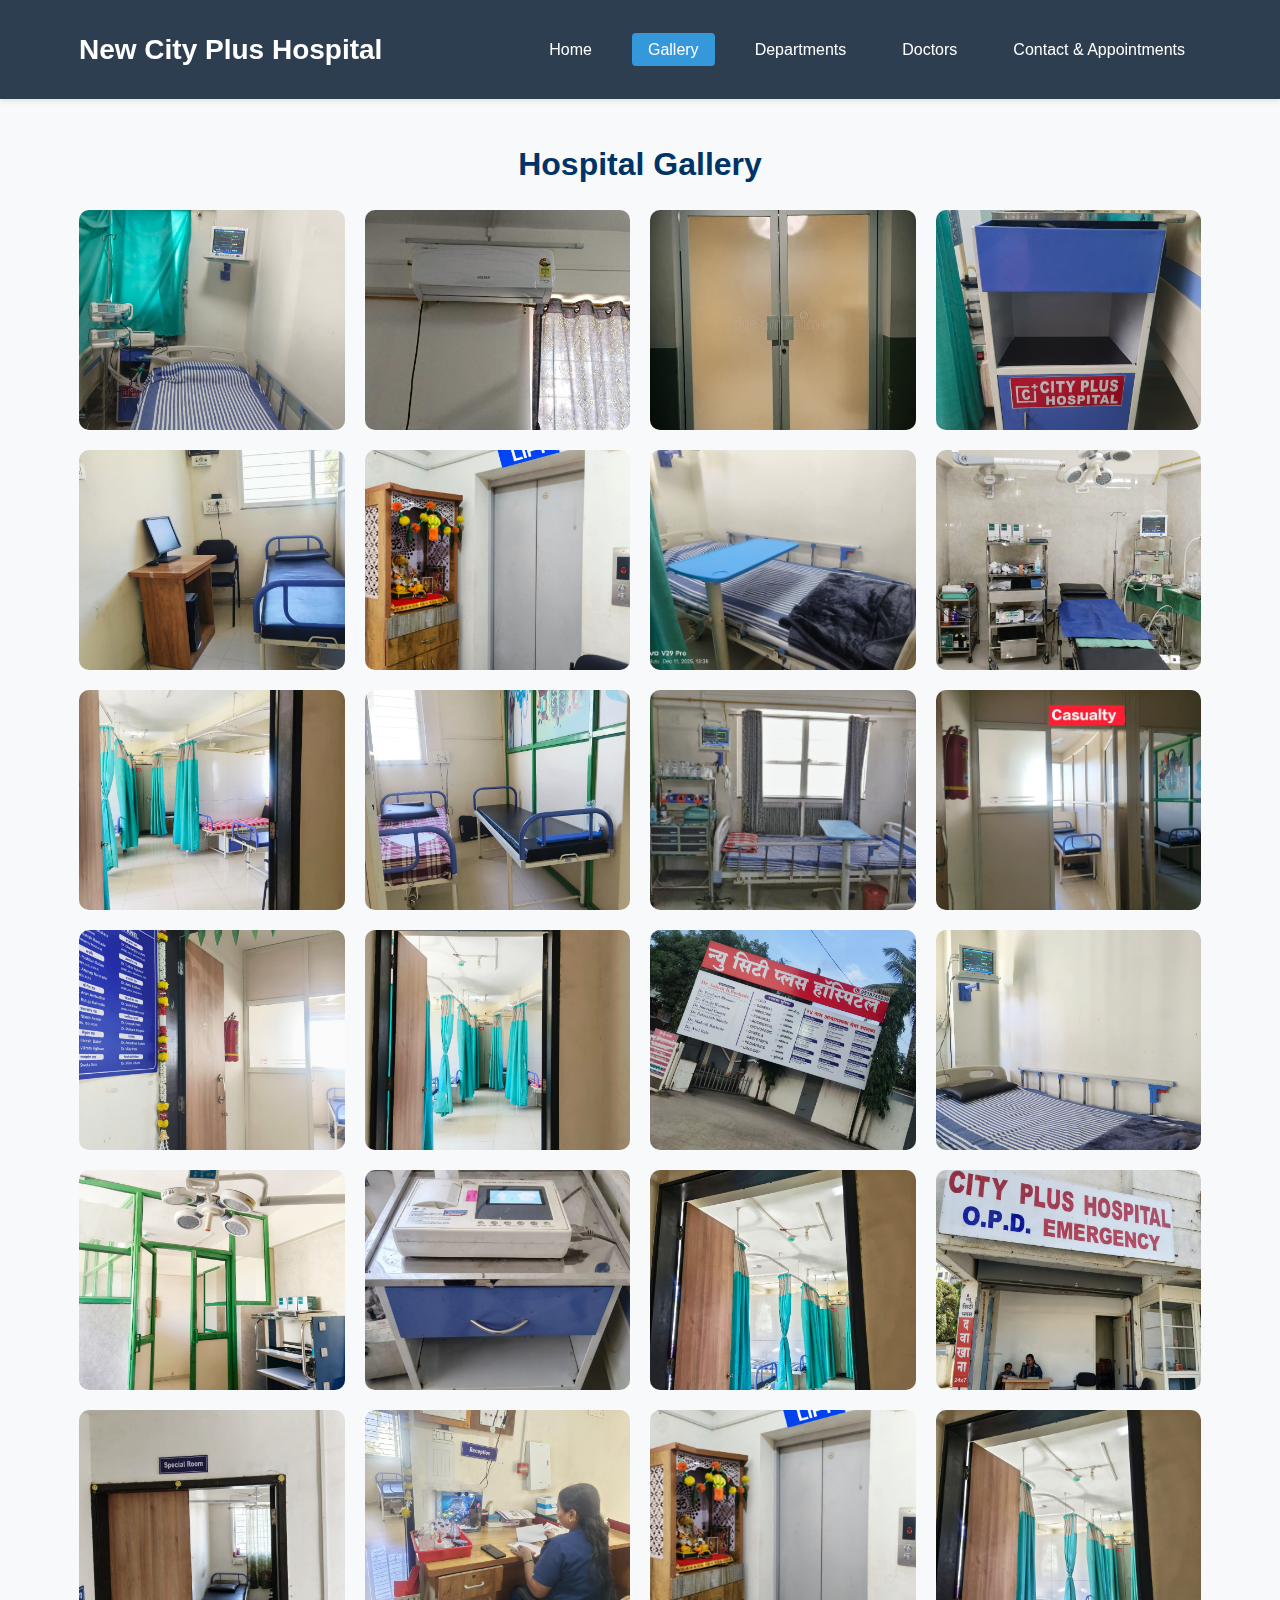
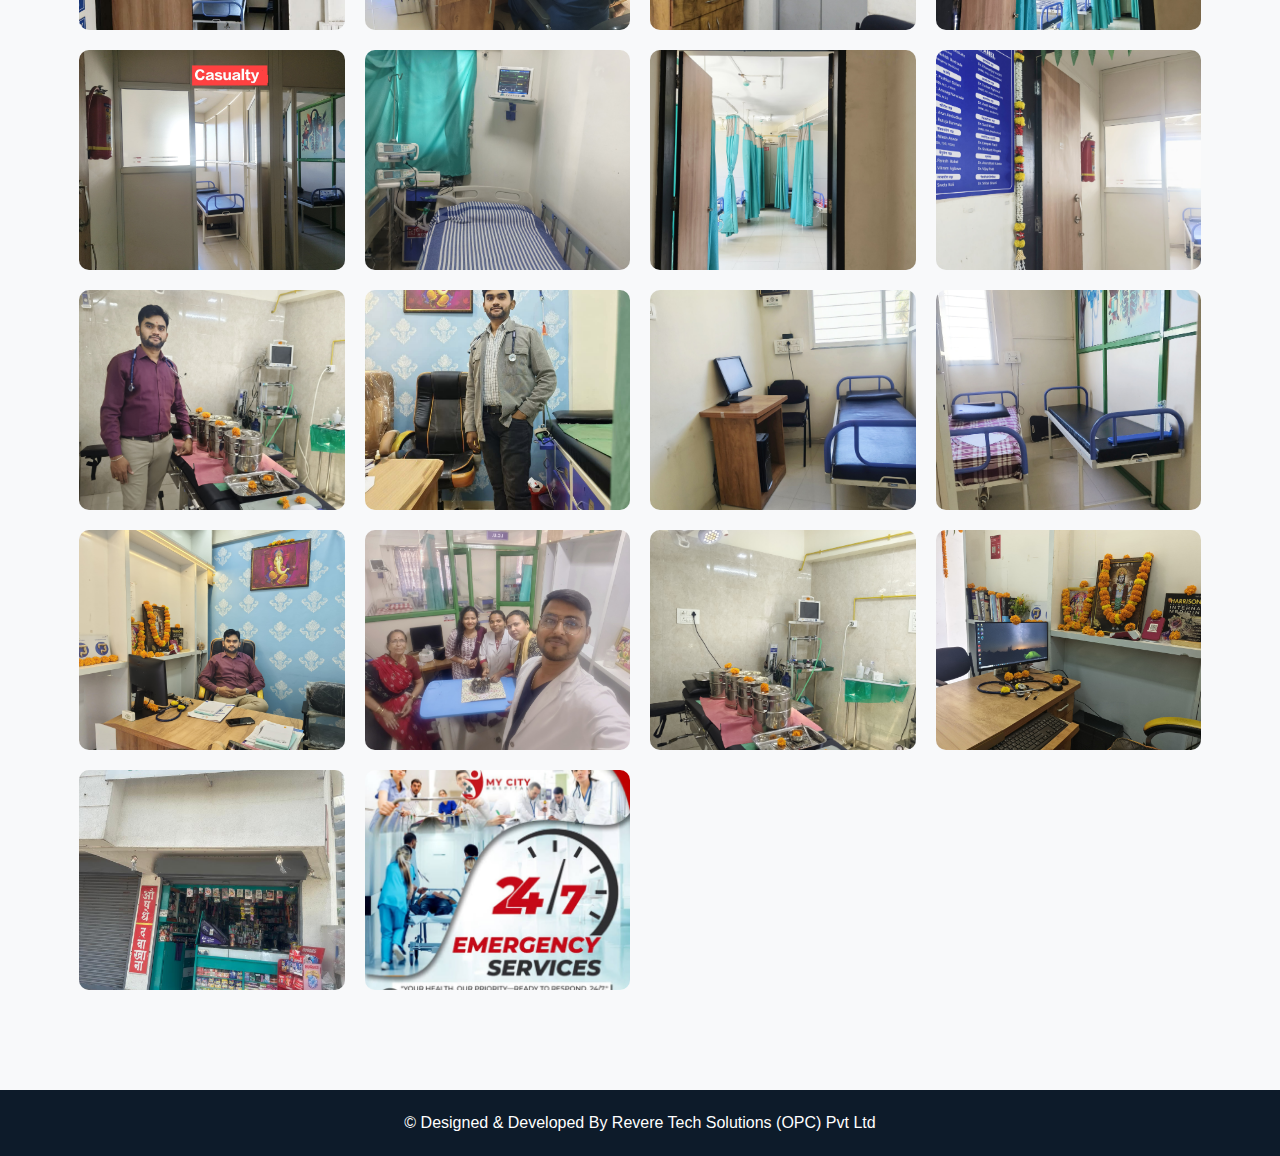
<file: gallary.html>
<!DOCTYPE html>
<html lang="en">
<head>
  <meta charset="UTF-8" />
  <meta name="viewport" content="width=device-width, initial-scale=1.0" />
  <title>Gallery | New City Plus Hospital</title>
  <link rel="stylesheet" href="styles.css" />

  <!-- Font Awesome -->
  <link
    rel="stylesheet"
    href="https://cdnjs.cloudflare.com/ajax/libs/font-awesome/6.5.0/css/all.min.css"
  />
</head>

<body>

<header>
  <div class="container">
    <div class="logo">
      <h1>
        <a href="index.html">New City Plus Hospital</a>
      </h1>
    </div>
    <nav>
      <ul>
        <li><a href="index.html">Home</a></li>
        <li><a href="gallary.html" class="active">Gallery</a></li>
        <li><a href="departments.html">Departments</a></li>
        <li><a href="doctors.html">Doctors</a></li>
        <li><a href="contact.html">Contact & Appointments</a></li>
      </ul>
    </nav>
  </div>
</header>

<main>
  <section class="gallery-section">
    <div class="container">
      <h2 class="page-title">Hospital Gallery</h2>

      <div class="gallery-grid">

        <img src="IMG-20251211-WA0010.jpg" alt="Hospital">
        <img src="IMG-20251211-WA0011.jpg" alt="Hospital">
        <img src="IMG-20251211-WA0012.jpg" alt="Hospital">
        <img src="IMG-20251211-WA0013 (1).jpg" alt="Hospital">
        <img src="IMG-20251211-WA0014 (1).jpg" alt="Hospital">
        <img src="IMG-20251211-WA0015.jpg" alt="Hospital">
        <img src="IMG-20251211-WA0016.jpg" alt="Hospital">
        <img src="IMG-20251211-WA0017.jpg" alt="Hospital">
        <img src="IMG-20251211-WA0018.jpg" alt="Hospital">
        <img src="IMG-20251211-WA0019.jpg" alt="Hospital">
        <img src="IMG-20251211-WA0020.jpg" alt="Hospital">
        <img src="IMG-20251211-WA0021.jpg" alt="Hospital">
         <img src="IMG-20251211-WA0022.jpg" alt="Hospital">
        <img src="IMG-20251211-WA0023.jpg" alt="Hospital">
        <img src="IMG-20251211-WA0024.jpg" alt="Hospital">
        <img src="IMG-20251211-WA0025.jpg" alt="Hospital">
        <img src="IMG-20251211-WA0026.jpg" alt="Hospital">
        <img src="IMG-20251211-WA0027.jpg" alt="Hospital">
        <img src="IMG-20251211-WA0028.jpg" alt="Hospital">
        <img src="IMG-20251211-WA0029.jpg" alt="Hospital">
        <img src="IMG-20251211-WA0032.jpg" alt="Hospital">
        <img src="IMG-20251211-WA0035.jpg" alt="Hospital">
        <img src="IMG-20251211-WA0041.jpg" alt="Hospital">
        <img src="IMG-20251211-WA0043.jpg" alt="Hospital">
         <img src="IMG-20251211-WA0046.jpg" alt="Hospital">
        <img src="IMG-20251211-WA0047.jpg" alt="Hospital">
        <img src="IMG-20251211-WA0048.jpg" alt="Hospital">
        <img src="IMG-20251211-WA0050.jpg" alt="Hospital">
        <img src="IMG-20251211-WA0068.jpg" alt="Hospital">
<img src="IMG-20251211-WA0071.jpg" alt="Hospital">
 <img src="IMG-20251211-WA0051.jpg" alt="Hospital">
        <img src="IMG-20251211-WA0052.jpg" alt="Hospital">
        <img src="IMG-20251211-WA0066.jpg" alt="Hospital">
        <img src="IMG-20251211-WA0067.jpg" alt="Hospital">
        <img src="IMG-20251211-WA0069.jpg" alt="Hospital">
<img src="IMG-20251211-WA0070.jpg" alt="Hospital">
<img src="IMG-20251211-WA0077.jpg" alt="Hospital">
<img src="IMG-20251211-WA0079.jpg" alt="Hospital">


      </div>
    </div>
  </section>
</main>

<footer>
  <div class="container">
    <p>&copy; Designed & Developed By Revere Tech Solutions (OPC) Pvt Ltd</p>
  </div>
</footer>

</body>
</html>
</file>
<file: styles.css>
/* Reset and Base Styles */
* {
    margin: 0;
    padding: 0;
    box-sizing: border-box;
}

body {
    font-family: 'Arial', sans-serif;
    line-height: 1.6;
    color: #333;
    background-color: #f8f9fa;
}

.container {
    width: 90%;
    max-width: 1200px;
    margin: 0 auto;
    padding: 0 15px;
}

/* Header Styles */
header {
    background-color: #2c3e50;
    color: white;
    padding: 1rem 0;
    box-shadow: 0 2px 5px rgba(0,0,0,0.1);
    position: sticky;
    top: 0;
    z-index: 1000;
}

header .container {
    display: flex;
    justify-content: space-between;
    align-items: center;
}

.logo h1 {
    font-size: 1.8rem;
    color: white;
}

nav ul {
    display: flex;
    list-style: none;
}

nav ul li {
    margin-left: 1.5rem;
}

nav ul li a {
    color: white;
    text-decoration: none;
    font-weight: 500;
    transition: color 0.3s;
    padding: 0.5rem 1rem;
    border-radius: 4px;
}

nav ul li a:hover,
nav ul li a.active {
    background-color: #3498db;
    color: white;
}

/* Main Content Styles */
main {
    min-height: calc(100vh - 140px);
}

/* Hero Section */
.hero {
    color: white;
    text-align: center;
    padding: 8rem 0;
    position: relative;
}

.hero h2 {
    font-size: 3rem;
    margin-bottom: 1rem;
    text-shadow: 2px 2px 4px rgba(0,0,0,0.5);
}

.hero p {
    font-size: 1.3rem;
    margin-bottom: 2rem;
    max-width: 600px;
    margin-left: auto;
    margin-right: auto;
    text-shadow: 1px 1px 2px rgba(0,0,0,0.5);
}

/* Button Styles */
.btns {
    display: inline-block;
    background-color: #3498db;
    color: white;
    padding: 1rem 2rem;
    border-radius: 4px;
    text-decoration: none;
    font-weight: bold;
    transition: all 0.3s;
    border: none;
    cursor: pointer;
    font-size: 1.1rem;
    box-shadow: 0 4px 15px rgba(0,0,0,0.2);
}

.btn:hover {
    background-color: #2980b9;
    transform: translateY(-2px);
    box-shadow: 0 6px 20px rgba(0,0,0,0.3);
}

/* Services Section */
.services {
    padding: 5rem 0;
    background-color: white;
}

.services h2 {
    text-align: center;
    margin-bottom: 3rem;
    color: #2c3e50;
    font-size: 2.5rem;
}

.services-grid {
    display: grid;
    grid-template-columns: repeat(auto-fit, minmax(300px, 1fr));
    gap: 2rem;
}

.service-card {
    background-color: #f8f9fa;
    padding: 2.5rem 2rem;
    border-radius: 10px;
    box-shadow: 0 4px 15px rgba(0,0,0,0.1);
    transition: all 0.3s;
    text-align: center;
    border: 1px solid #e9ecef;
}

.service-card:hover {
    transform: translateY(-10px);
    box-shadow: 0 8px 25px rgba(0,0,0,0.15);
}

.service-icon {
    font-size: 3rem;
    margin-bottom: 1.5rem;
}

.service-card h3 {
    color: #2c3e50;
    margin-bottom: 1rem;
    font-size: 1.4rem;
}

/* Stats Section */
.stats {
    padding: 4rem 0;
    background: linear-gradient(135deg, #3498db, #2c3e50);
    color: white;
}

.stats-grid {
    display: grid;
    grid-template-columns: repeat(auto-fit, minmax(200px, 1fr));
    gap: 2rem;
    text-align: center;
}

.stat-item h3 {
    font-size: 3rem;
    margin-bottom: 0.5rem;
    font-weight: bold;
}

.stat-item p {
    font-size: 1.2rem;
    opacity: 0.9;
}

/* Page Header */
.page-header {
    color: white;
    padding: 6rem 0;
    text-align: center;
    position: relative;
}

.page-header h1 {
    font-size: 3rem;
    margin-bottom: 1rem;
    text-shadow: 2px 2px 4px rgba(0,0,0,0.5);
}

.page-header p {
    font-size: 1.3rem;
    max-width: 600px;
    margin: 0 auto;
    text-shadow: 1px 1px 2px rgba(0,0,0,0.5);
}

/* Departments Section */
.departments {
    padding: 5rem 0;
    background-color: #f8f9fa;
}

.departments-grid {
    display: grid;
    grid-template-columns: repeat(auto-fit, minmax(300px, 1fr));
    gap: 2rem;
}

.department-card {
    background-color: white;
    padding: 2.5rem 2rem;
    border-radius: 10px;
    box-shadow: 0 4px 15px rgba(0,0,0,0.1);
    transition: all 0.3s;
    text-align: center;
    border: 1px solid #e9ecef;
}

.department-card:hover {
    transform: translateY(-5px);
    box-shadow: 0 8px 25px rgba(0,0,0,0.15);
}

.dept-icon {
    font-size: 3rem;
    margin-bottom: 1.5rem;
}

.department-card h3 {
    color: #2c3e50;
    margin-bottom: 1rem;
    font-size: 1.4rem;
}

/* Doctors Section */
.doctors {
    padding: 5rem 0;
    background-color: white;
}

.doctors-grid {
    display: grid;
    grid-template-columns: repeat(auto-fit, minmax(300px, 1fr));
    gap: 2rem;
}

.doctor-card {
    background-color: white;
    padding: 2rem;
    border-radius: 10px;
    box-shadow: 0 4px 15px rgba(0,0,0,0.1);
    text-align: center;
    transition: all 0.3s;
    border: 1px solid #e9ecef;
}

.doctor-card:hover {
    transform: translateY(-5px);
    box-shadow: 0 8px 25px rgba(0,0,0,0.15);
}

.doctor-image {
    width: 200px;
    height: 200px;
    border-radius: 50%;
    overflow: hidden;
    margin: 0 auto 1.5rem;
    border: 5px solid #3498db;
}

.doctor-image img {
    width: 100%;
    height: 100%;
    object-fit: cover;
}

.doctor-card h3 {
    color: #2c3e50;
    margin-bottom: 0.5rem;
    font-size: 1.4rem;
}

.specialty {
    color: #3498db;
    font-weight: bold;
    margin-bottom: 0.5rem;
    font-size: 1.1rem;
}

.experience {
    color: #7f8c8d;
    font-style: italic;
    margin-bottom: 1rem;
}

/* Contact Section */
.contact-info {
    padding: 5rem 0;
    background-color: white;
}

.contact-grid {
    display: grid;
    grid-template-columns: 1fr 1fr;
    gap: 4rem;
}

.contact-details h2,
.appointment-form h2 {
    color: #2c3e50;
    margin-bottom: 2rem;
    font-size: 2rem;
}

.contact-item {
    margin-bottom: 2rem;
    padding: 1.5rem;
    background-color: #f8f9fa;
    border-radius: 8px;
    display: flex;
    align-items: flex-start;
    gap: 1rem;
    transition: all 0.3s;
}

.contact-item:hover {
    background-color: #e9ecef;
    transform: translateX(5px);
}

.contact-item.emergency {
    background-color: #ffeaa7;
    border-left: 4px solid #e74c3c;
}

.contact-icon {
    font-size: 1.5rem;
    margin-top: 0.2rem;
}

.contact-item h3 {
    color: #3498db;
    margin-bottom: 0.5rem;
}

/* Form Styles */
.form-group {
    margin-bottom: 1.5rem;
}

.form-group label {
    display: block;
    margin-bottom: 0.5rem;
    font-weight: bold;
    color: #2c3e50;
}

.form-group input,
.form-group select,
.form-group textarea {
    width: 100%;
    padding: 1rem;
    border: 1px solid #ddd;
    border-radius: 4px;
    font-family: inherit;
    font-size: 1rem;
    transition: all 0.3s;
}

.form-group input:focus,
.form-group select:focus,
.form-group textarea:focus {
    outline: none;
    border-color: #3498db;
    box-shadow: 0 0 5px rgba(52, 152, 219, 0.3);
}

/* Location Section */
.location {
    padding: 4rem 0;
    background-color: #f8f9fa;
}

.location h2 {
    text-align: center;
    margin-bottom: 2rem;
    color: #2c3e50;
    font-size: 2.5rem;
}

.map-container {
    border-radius: 10px;
    overflow: hidden;
    box-shadow: 0 4px 15px rgba(0,0,0,0.1);
}

/* Footer */
footer {
    background-color: #2c3e50;
    color: white;
    text-align: center;
    padding: 2rem 0;
}

/* Responsive Design */
@media (max-width: 768px) {
    header .container {
        flex-direction: column;
        text-align: center;
    }
    
    nav ul {
        margin-top: 1rem;
        flex-wrap: wrap;
        justify-content: center;
    }
    
    nav ul li {
        margin: 0.5rem;
    }
    
    .contact-grid {
        grid-template-columns: 1fr;
    }
    
    .hero h2 {
        font-size: 2rem;
    }
    
    .hero p {
        font-size: 1rem;
    }
    
    .services-grid,
    .departments-grid,
    .doctors-grid {
        grid-template-columns: 1fr;
    }
    
    .page-header h1 {
        font-size: 2rem;
    }
    
    .page-header p {
        font-size: 1rem;
    }
    
    .stats-grid {
        grid-template-columns: repeat(2, 1fr);
    }
}



.dept-icon {
    font-size: 42px;
    color: #007bff;
    margin-bottom: 12px;
}
.department-card:hover .dept-icon {
    transform: scale(1.1);
}


.service-icon {
    font-size: 42px;
    color: #007bff;
    margin-bottom: 12px;
}
.service-card:hover .service-icon {
    transform: scale(1.1);
}


.logo h1 a {
    font-size: 28px;
    font-weight: 700;
    color: #ffffff;           /* change to your preferred color */
    text-decoration: none;
}

.logo h1 a:hover {
    color: #00bcd4;           /* hover color */
}

.logo {
    display: flex;
    align-items: center;
    justify-content: center;  /* center the text */
    padding: 10px 0;
}




/* -----------------------------------
   CONTACT PAGE - UPDATED CLEAN CSS
----------------------------------- */

/* Contact Section */
.contact-info {
    padding: 5rem 0;
    background-color: #ffffff;
}

.contact-grid {
    display: grid;
    grid-template-columns: 1fr 1fr;
    gap: 3.5rem;
    align-items: flex-start;
}

.contact-details h2,
.appointment-form h2 {
    color: #2c3e50;
    margin-bottom: 1.8rem;
    font-size: 2rem;
    font-weight: 700;
}

/* Contact Items */
.contact-item {
    margin-bottom: 1.8rem;
    padding: 1.5rem;
    background-color: #f8f9fa;
    border-radius: 10px;
    display: flex;
    align-items: flex-start;
    gap: 1.2rem;
    transition: all 0.3s ease;
    border: 1px solid #e2e2e2;
}

.contact-item:hover {
    background-color: #eef3f7;
    transform: translateX(6px);
}

.contact-item.emergency {
    background-color: #ffe8d9;
    border-left: 5px solid #d63031;
}

.contact-icon {
    font-size: 1.8rem;
    color: #3498db;
    margin-top: 4px;
}

.contact-item h3 {
    color: #3498db;
    font-size: 1.3rem;
    margin-bottom: 6px;
}

.contact-item p {
    color: #555;
}

/* -----------------------------------
   Appointment Form Styling
----------------------------------- */
.appointment-form {
    background: #ffffff;
    padding: 2.2rem;
    border-radius: 12px;
    box-shadow: 0 4px 15px rgba(0,0,0,0.08);
    border: 1px solid #e4e4e4;
}

.form-group {
    margin-bottom: 1.4rem;
}

.form-group label {
    font-weight: 600;
    color: #2c3e50;
    margin-bottom: 0.4rem;
    display: block;
}

.form-group input,
.form-group select,
.form-group textarea {
    width: 100%;
    padding: 12px 14px;
    border: 1px solid #cfcfcf;
    border-radius: 8px;
    font-size: 16px;
    background: #fbfbfb;
    transition: 0.3s ease;
}

.form-group input:focus,
.form-group select:focus,
.form-group textarea:focus {
    border-color: #3498db;
    box-shadow: 0 0 5px rgba(52,152,219,0.3);
    background: #ffffff;
}

/* Submit Button */
.btn {
    width: 100%;
    padding: 14px;
    border-radius: 8px;
    font-size: 1.1rem;
    font-weight: 600;
    background: #3498db;
    color: white;
    border: none;
    transition: 0.3s ease;
    cursor: pointer;
}

.btn:hover {
    background: #2980b9;
}

/* -----------------------------------
   Success Popup
----------------------------------- */
.popup {
    position: fixed;
    top: -80px;
    left: 50%;
    transform: translateX(-50%);
    background: #2ecc71;
    color: white;
    padding: 15px 30px;
    border-radius: 8px;
    box-shadow: 0 4px 10px rgba(0,0,0,0.1);
    font-size: 1.1rem;
    opacity: 0;
    transition: 0.5s ease;
    z-index: 9999;
}

.popup.show {
    top: 30px;
    opacity: 1;
}

/* -----------------------------------
   Responsive
----------------------------------- */
@media (max-width: 900px) {
    .contact-grid {
        grid-template-columns: 1fr;
        gap: 2rem;
    }

    .appointment-form {
        margin-top: 1rem;
    }
}

@media (max-width: 600px) {
    .contact-item {
        flex-direction: row;
        padding: 1.2rem;
    }

    .contact-icon {
        font-size: 1.6rem;
    }

    .appointment-form {
        padding: 1.5rem;
    }
}


/* ---------------------------
   ABOUT US SECTION
---------------------------- */
.about {
  padding: 60px 20px;
  background: #f7f9fc;
}

.about .container {
  max-width: 1100px;
  margin: auto;
}

.about h2 {
  text-align: center;
  font-size: 32px;
  margin-bottom: 25px;
  color: #2c3e50;
  font-weight: 700;
}

.about p {
  font-size: 17px;
  line-height: 1.7;
  color: #555;
  margin-bottom: 18px;
  text-align: justify;
}

/* Optional subtle animation */
.about p {
  animation: fadeInUp 0.6s ease;
}

/* Fade-in animation */
@keyframes fadeInUp {
  0% { opacity: 0; transform: translateY(20px); }
  100% { opacity: 1; transform: translateY(0); }
}

/* Responsive */
@media (max-width: 768px) {
  .about h2 {
    font-size: 26px;
  }
  .about p {
    font-size: 16px;
  }
}



.container {
    width: 90%;
    max-width: 1250px;
    margin: auto;
}

/* HEADER */
/* .header {
    background: #0d1b2a;
    padding: 15px 0;
} */

.logo a {
    color: #fff;
    text-decoration: none;
    font-weight: 600;
}

.nav-links {
    display: flex;
    gap: 25px;
}

.nav-links a {
    color: #fff;
    font-weight: 500;
    text-decoration: none;
}

/* .nav-links a.active {
    color: #1abc9c;
} */

/* HERO */
.page-header {
    padding: 80px 0;
    text-align: center;
    color: white;
}

.title {
    font-size: 42px;
    font-weight: 700;
}

.subtitle {
    font-size: 18px;
    margin-top: 10px;
    opacity: 0.9;
}

/* SECTION HEADING */
.dept-heading {
    margin: 50px 0 20px;
    font-size: 28px;
    font-weight: 600;
    color: #0d1b2a;
    border-left: 5px solid #1abc9c;
    padding-left: 12px;
}

/* DOCTOR GRID */
.doctors-grid {
    display: grid;
    grid-template-columns: repeat(auto-fit, minmax(260px, 1fr));
    gap: 25px;
}

/* DOCTOR CARD */
.doctor-card {
    background: #fff;
    padding: 25px;
    text-align: center;
    border-radius: 14px;
    box-shadow: 0 4px 20px rgba(0,0,0,0.08);
    transition: 0.3s ease;
}

.doctor-card:hover {
    transform: translateY(-8px);
    box-shadow: 0 8px 30px rgba(0,0,0,0.18);
}

.doc-icon {
    font-size: 45px;
    color: #007bff; /* Blue color */
    margin-bottom: 10px;
}


.doctor-card h3 {
    font-size: 20px;
    font-weight: 600;
}

.specialty {
    font-size: 15px;
    color: #555;
}

/* FOOTER */
footer {
    background: #0d1b2a;
    padding: 20px 0;
    text-align: center;
    color: #fff;
    margin-top: 60px;
}
/* Gallery Page */
.page-title {
  text-align: center;
  margin: 40px 0 20px;
  font-size: 32px;
  color: #003366;
}

.gallery-grid {
  display: grid;
  grid-template-columns: repeat(auto-fit, minmax(250px, 1fr));
  gap: 20px;
  padding-bottom: 40px;
}

.gallery-grid img {
  width: 100%;
  height: 220px;
  object-fit: cover;
  border-radius: 10px;
  cursor: pointer;
  transition: transform 0.4s ease, box-shadow 0.4s ease;
}

.gallery-grid img:hover {
  transform: scale(1.05);
  box-shadow: 0 10px 25px rgba(0, 0, 0, 0.25);
}
</file>
